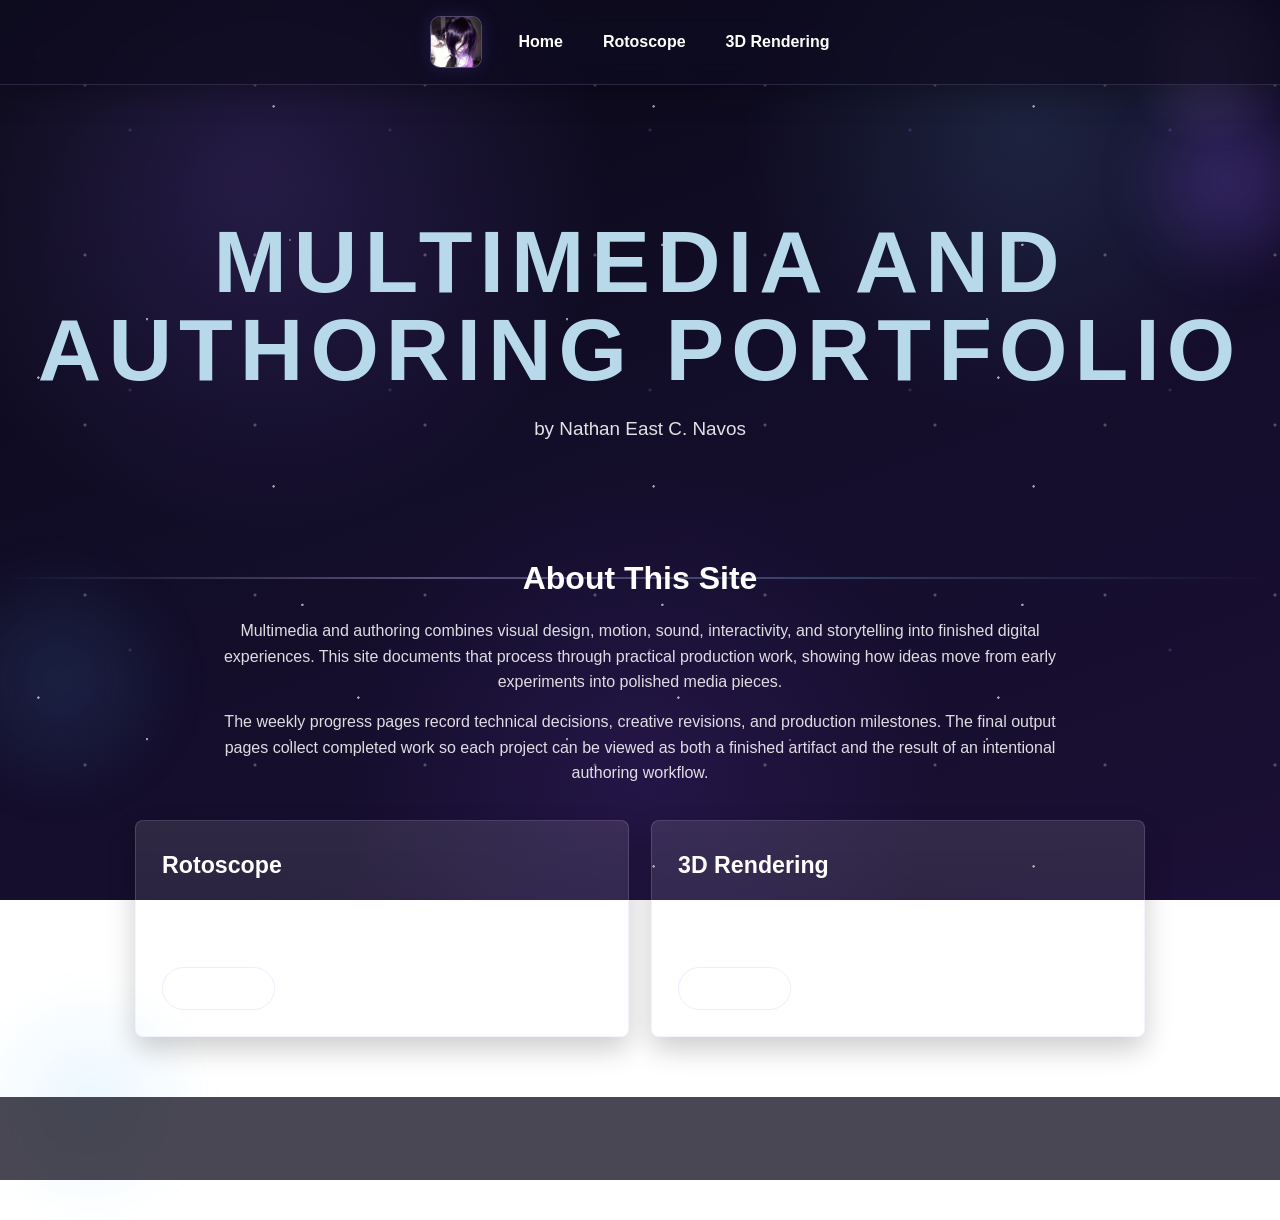
<file: index.html>
<!DOCTYPE html>
<html lang="en">
<head>
    <meta charset="UTF-8">
    <title>Multimedia and Authoring Projects</title>
    <link rel="stylesheet" href="style.css">
    <link rel="icon" type="image/jpg" href="Planet GIFs/favicon.jpg">
</head>
<body>
    <div class="space-layers"></div>
    <div class="shooting-star"></div>
    <div class="shooting-star star-2"></div>
    <div class="shooting-star star-3"></div>
    <nav class="navbar">
        <div class="nav-shell">
            <a class="site-logo-link" href="index.html" aria-label="Site logo">
                <img src="Planet GIFs/favicon.jpg" alt="Site logo placeholder">
            </a>
            <ul class="nav-links">
                <li><a href="index.html">Home</a></li>
                <li><a href="rotoscope-progress.html">Rotoscope</a></li>
                <li><a href="rendering-progress.html">3D Rendering</a></li>
            </ul>
        </div>
    </nav>

    <header class="hero-section">
        <h1 class="eyebrow">Multimedia and Authoring Portfolio</h1>
        <p class="hero-copy">by Nathan East C. Navos</p>
    </header>

    <main class="home-content">
        <section class="intro-panel">
            <h2>About This Site</h2>
            <p>
                Multimedia and authoring combines visual design, motion, sound, interactivity, and storytelling into finished digital experiences. This site documents that process through practical production work, showing how ideas move from early experiments into polished media pieces.
            </p>
            <p>
                The weekly progress pages record technical decisions, creative revisions, and production milestones. The final output pages collect completed work so each project can be viewed as both a finished artifact and the result of an intentional authoring workflow.
            </p>
        </section>

        <section class="project-grid" aria-label="Project areas">
            <article class="project-card">
                <h3>Rotoscope</h3>
                <p>Frame-by-frame visual work focused on masking, movement, clean edges, timing, and layered compositing.</p>
                <div class="card-actions">
                    <a href="rotoscope-progress.html">Project Page</a>
                </div>
            </article>

            <article class="project-card">
                <h3>3D Rendering</h3>
                <p>Digital scene development using modeling, lighting, materials, camera choices, and render refinement.</p>
                <div class="card-actions">
                    <a href="rendering-progress.html">Project Page</a>
                </div>
            </article>
        </section>
    </main>

    <footer class="site-footer">
        <div class="footer-inner">
            <p class="footer-title">Multimedia and Authoring</p>
            <p class="footer-text">Navos 2026</p>
        </div>
    </footer>
</body>
</html>
</file>
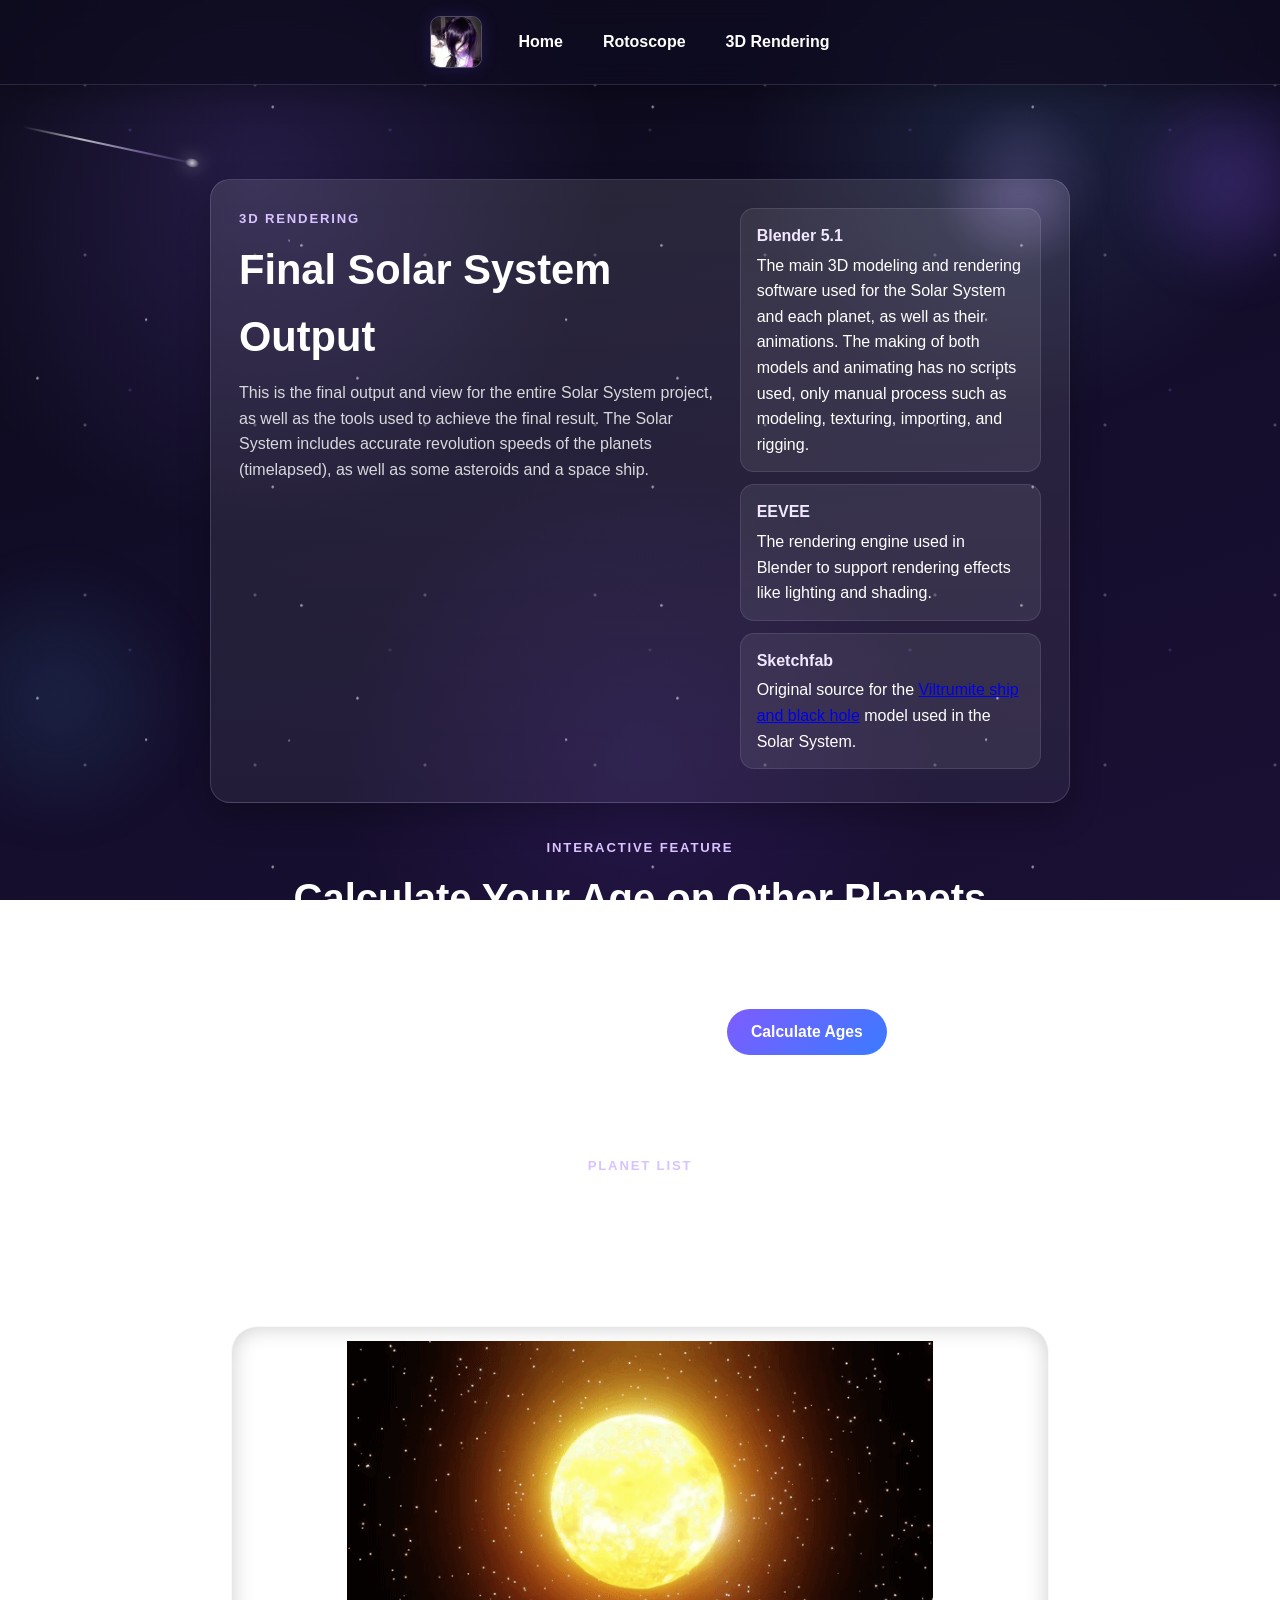
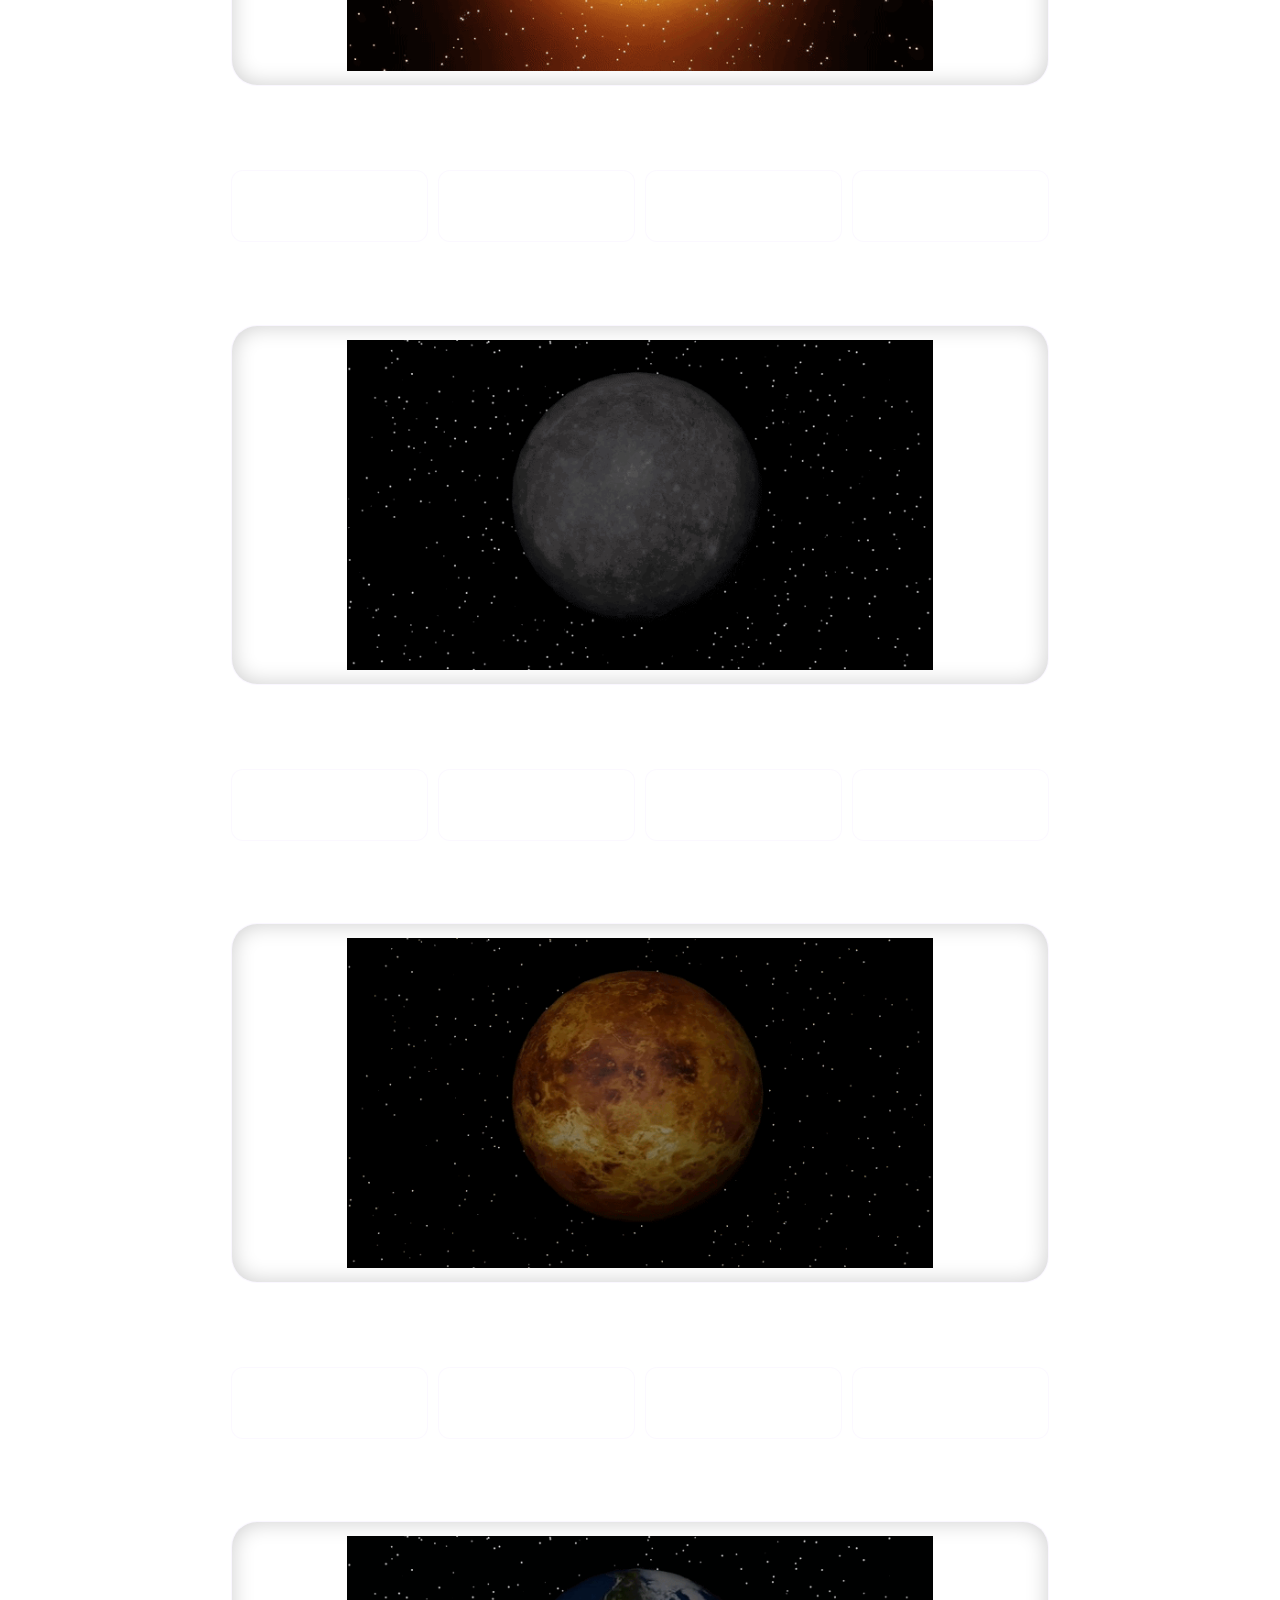
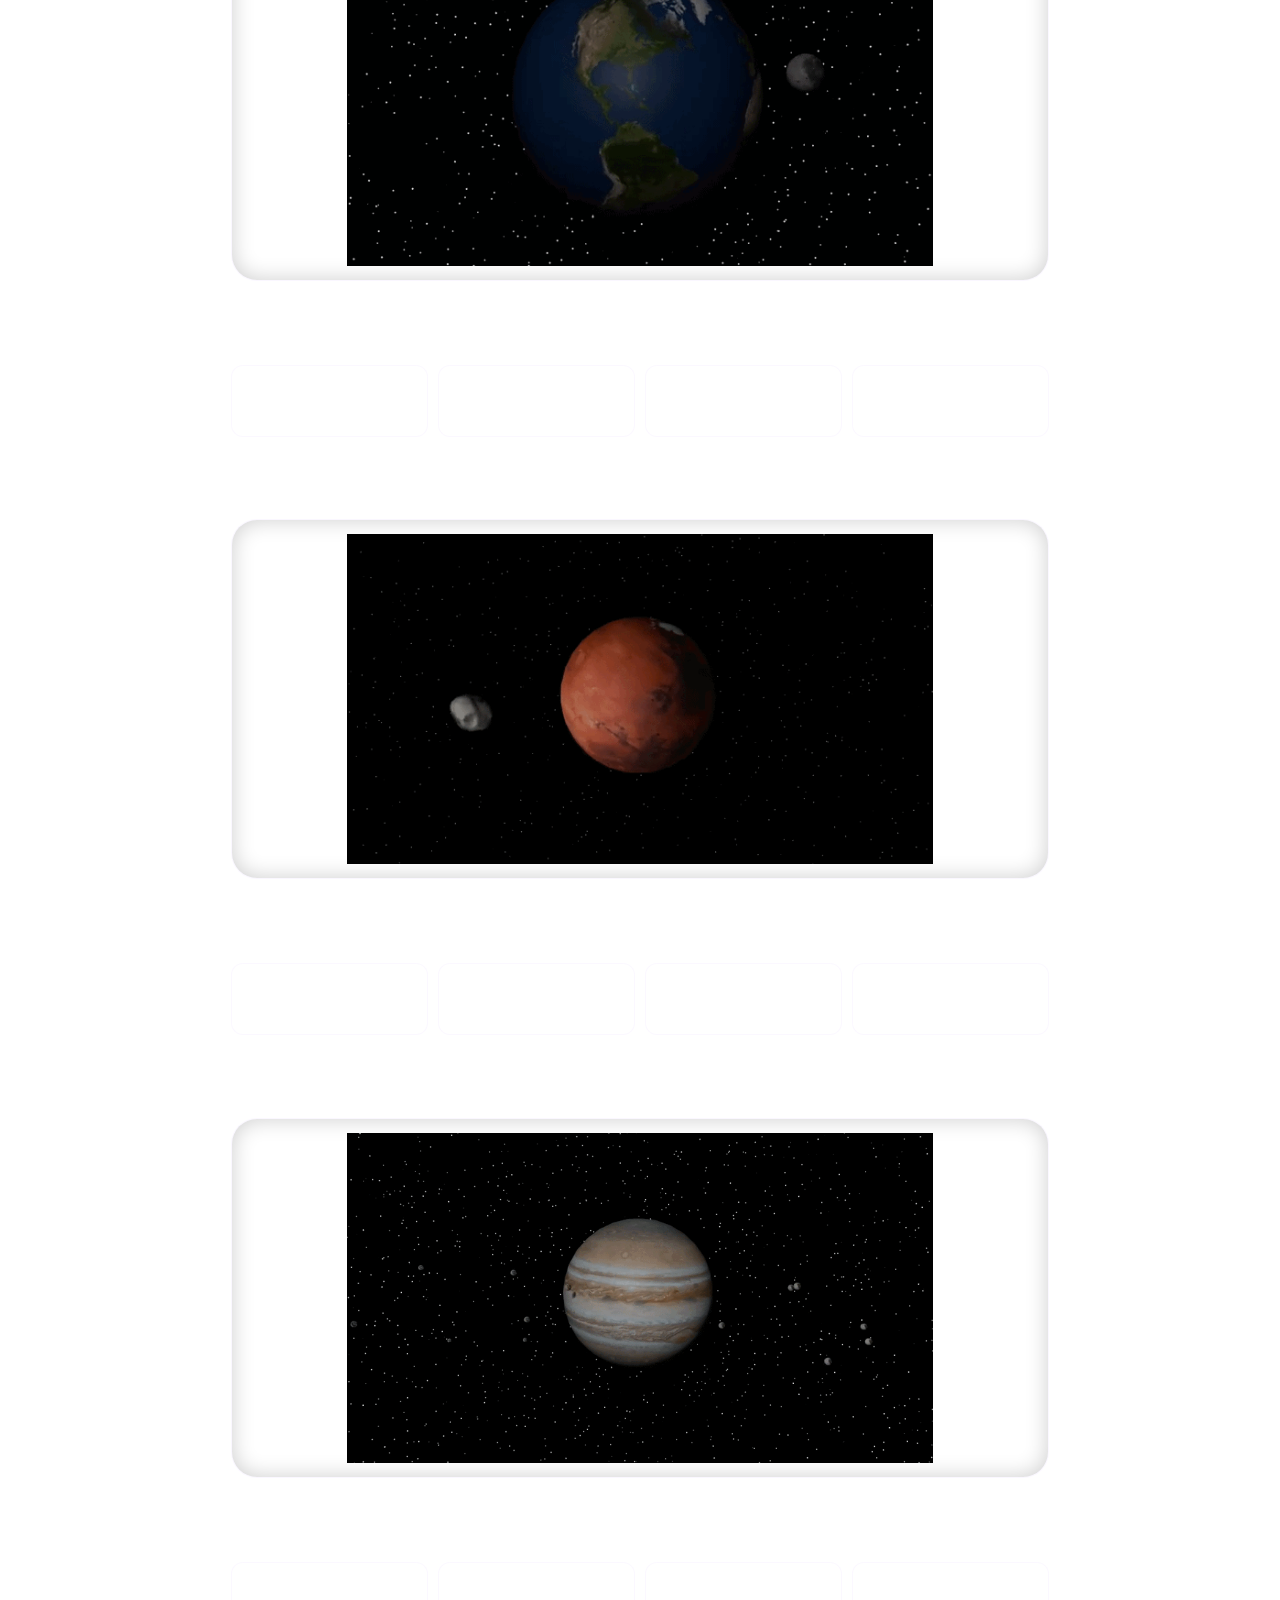
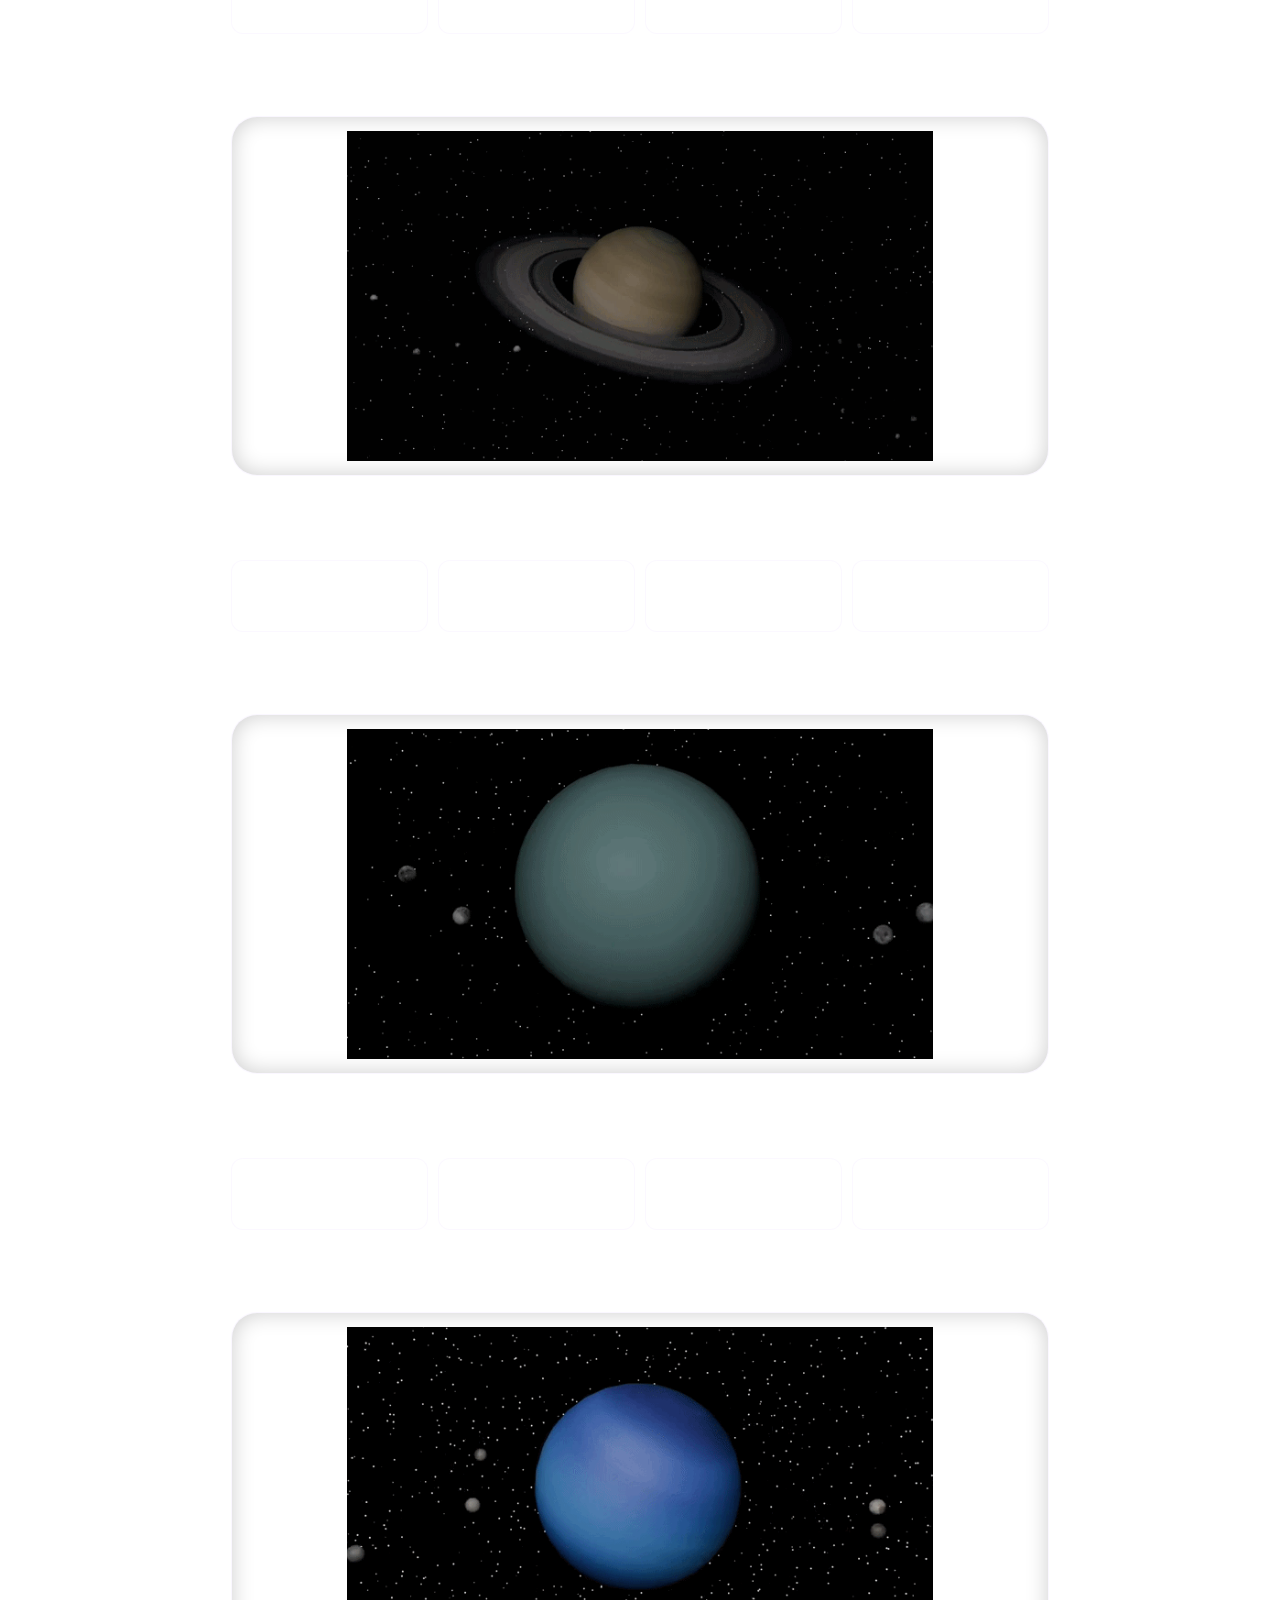
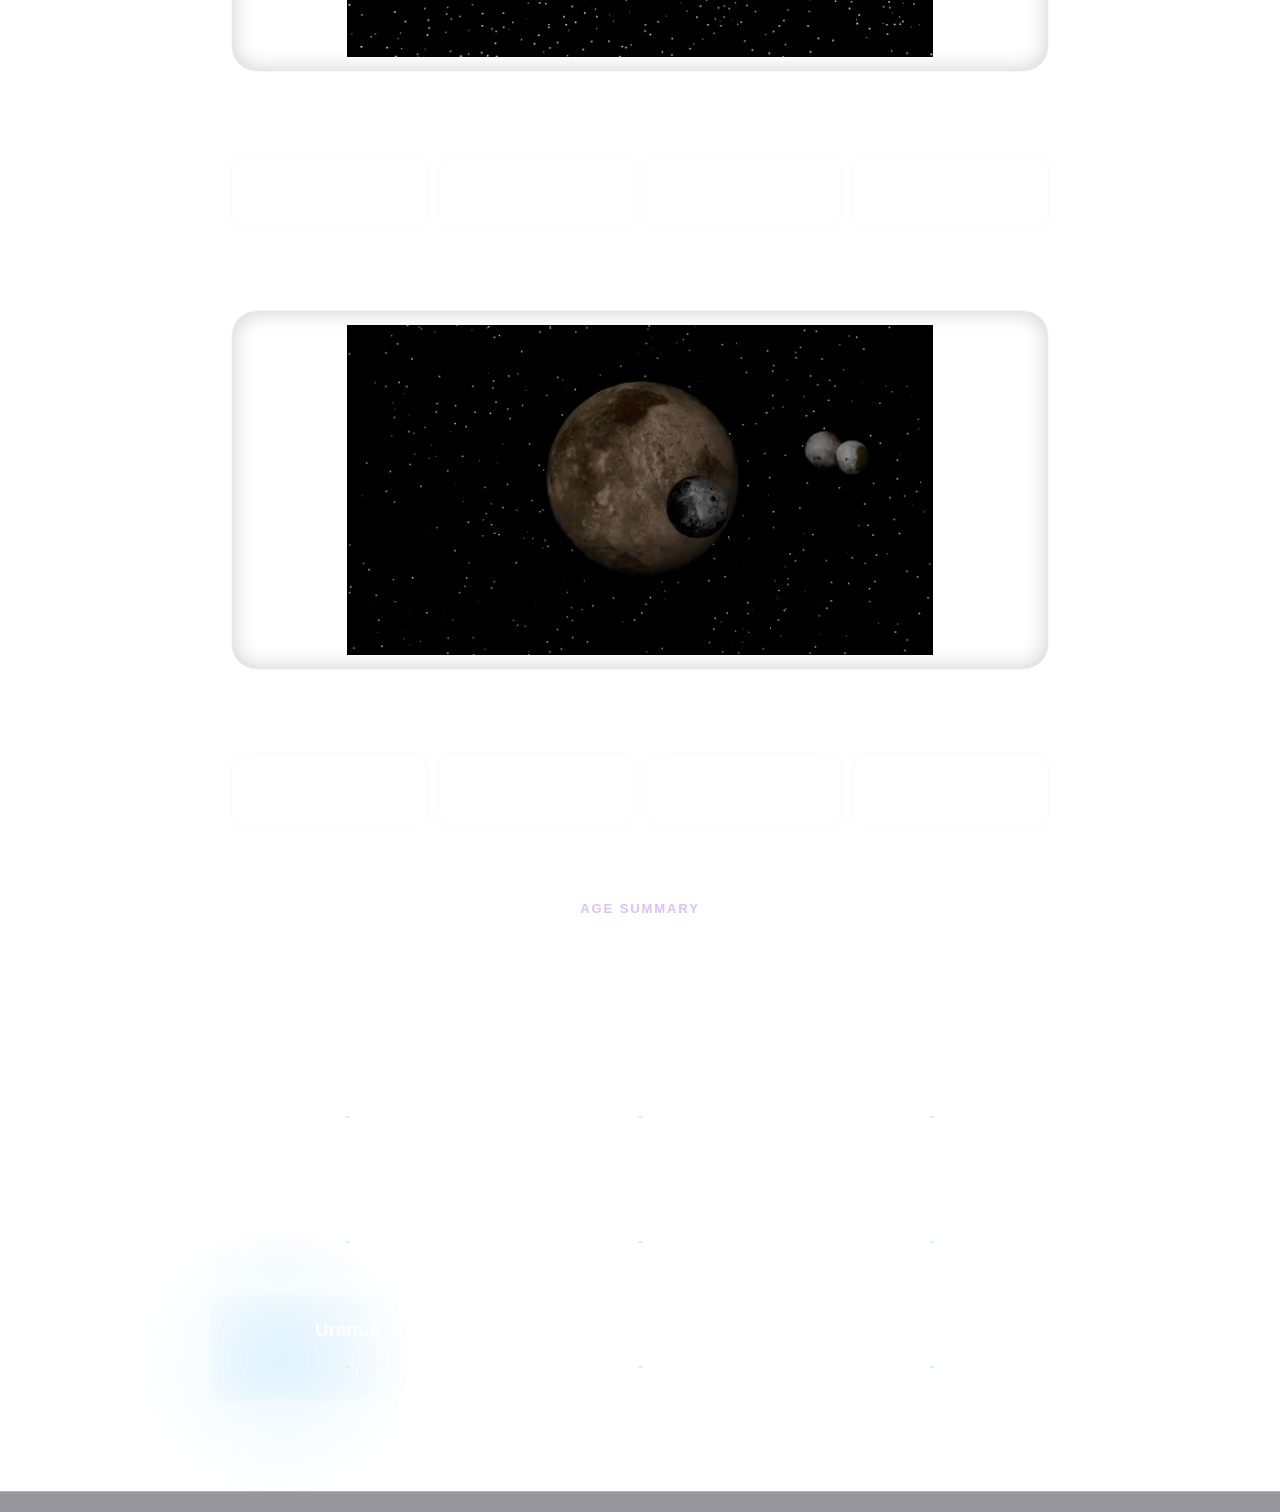
<file: rendering-final.html>
<!DOCTYPE html>
<html lang="en">
<head>
    <meta charset="UTF-8">
    <meta http-equiv="refresh" content="0; url=rendering-progress.html">
    <title>3D Rendering Project</title>
    <link rel="stylesheet" href="style.css">
    <link rel="icon" type="image/jpg" href="Planet GIFs/favicon.jpg">
</head>
<body>
    <div class="space-layers"></div>
    <div class="shooting-star"></div>
    <div class="shooting-star star-2"></div>
    <div class="shooting-star star-3"></div>
    <nav class="navbar">
        <div class="nav-shell">
            <a class="site-logo-link" href="index.html" aria-label="Site logo">
                <img src="Planet GIFs/favicon.jpg" alt="Site logo placeholder">
            </a>
            <ul class="nav-links">
                <li><a href="index.html">Home</a></li>
                <li><a href="rotoscope-progress.html">Rotoscope</a></li>
                <li><a href="rendering-progress.html">3D Rendering</a></li>
            </ul>
        </div>
    </nav>
    <main class="content-container">
        <div class="final-display">
            <h1>Redirecting to the combined 3D rendering project page...</h1>
            <p style="margin-top:20px;">If you are not redirected automatically, open <a href="rendering-progress.html">the new 3D page</a>.</p>
        </div>
    </main>
</body>
</html>
</file>
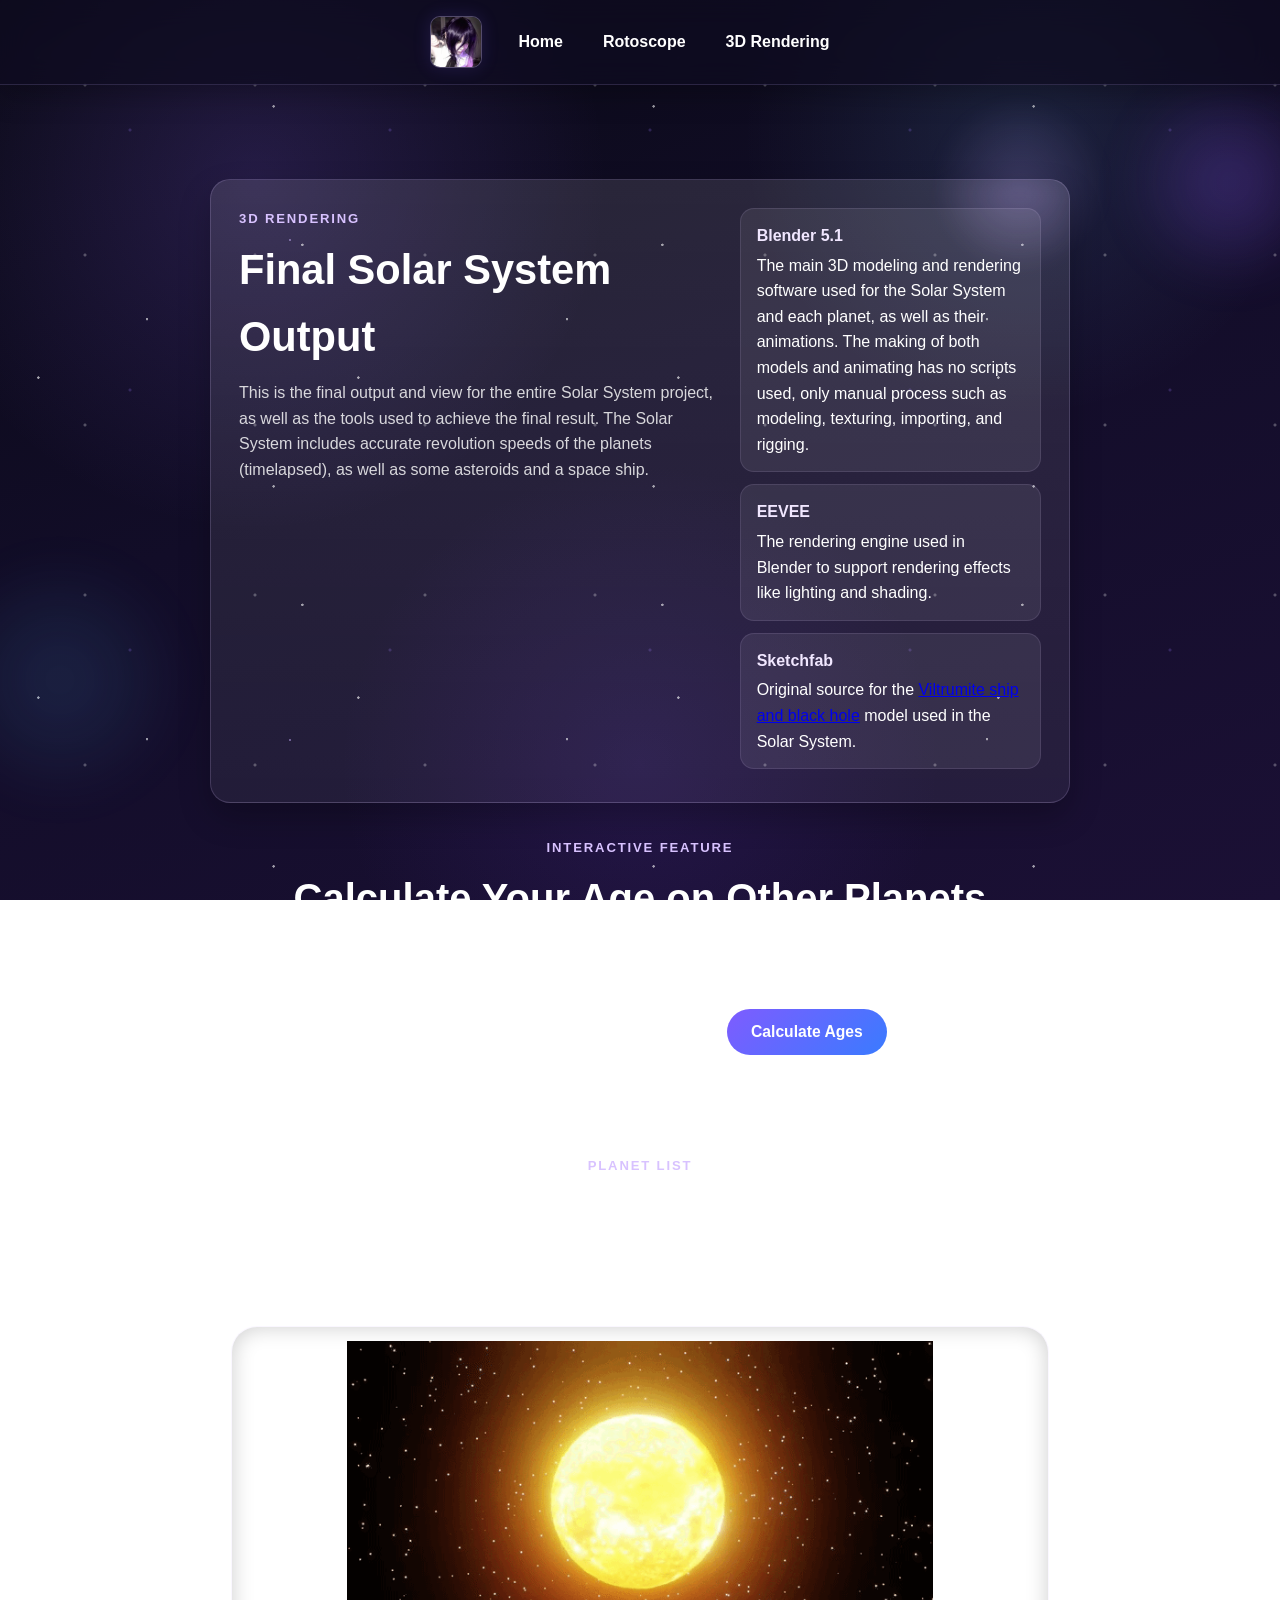
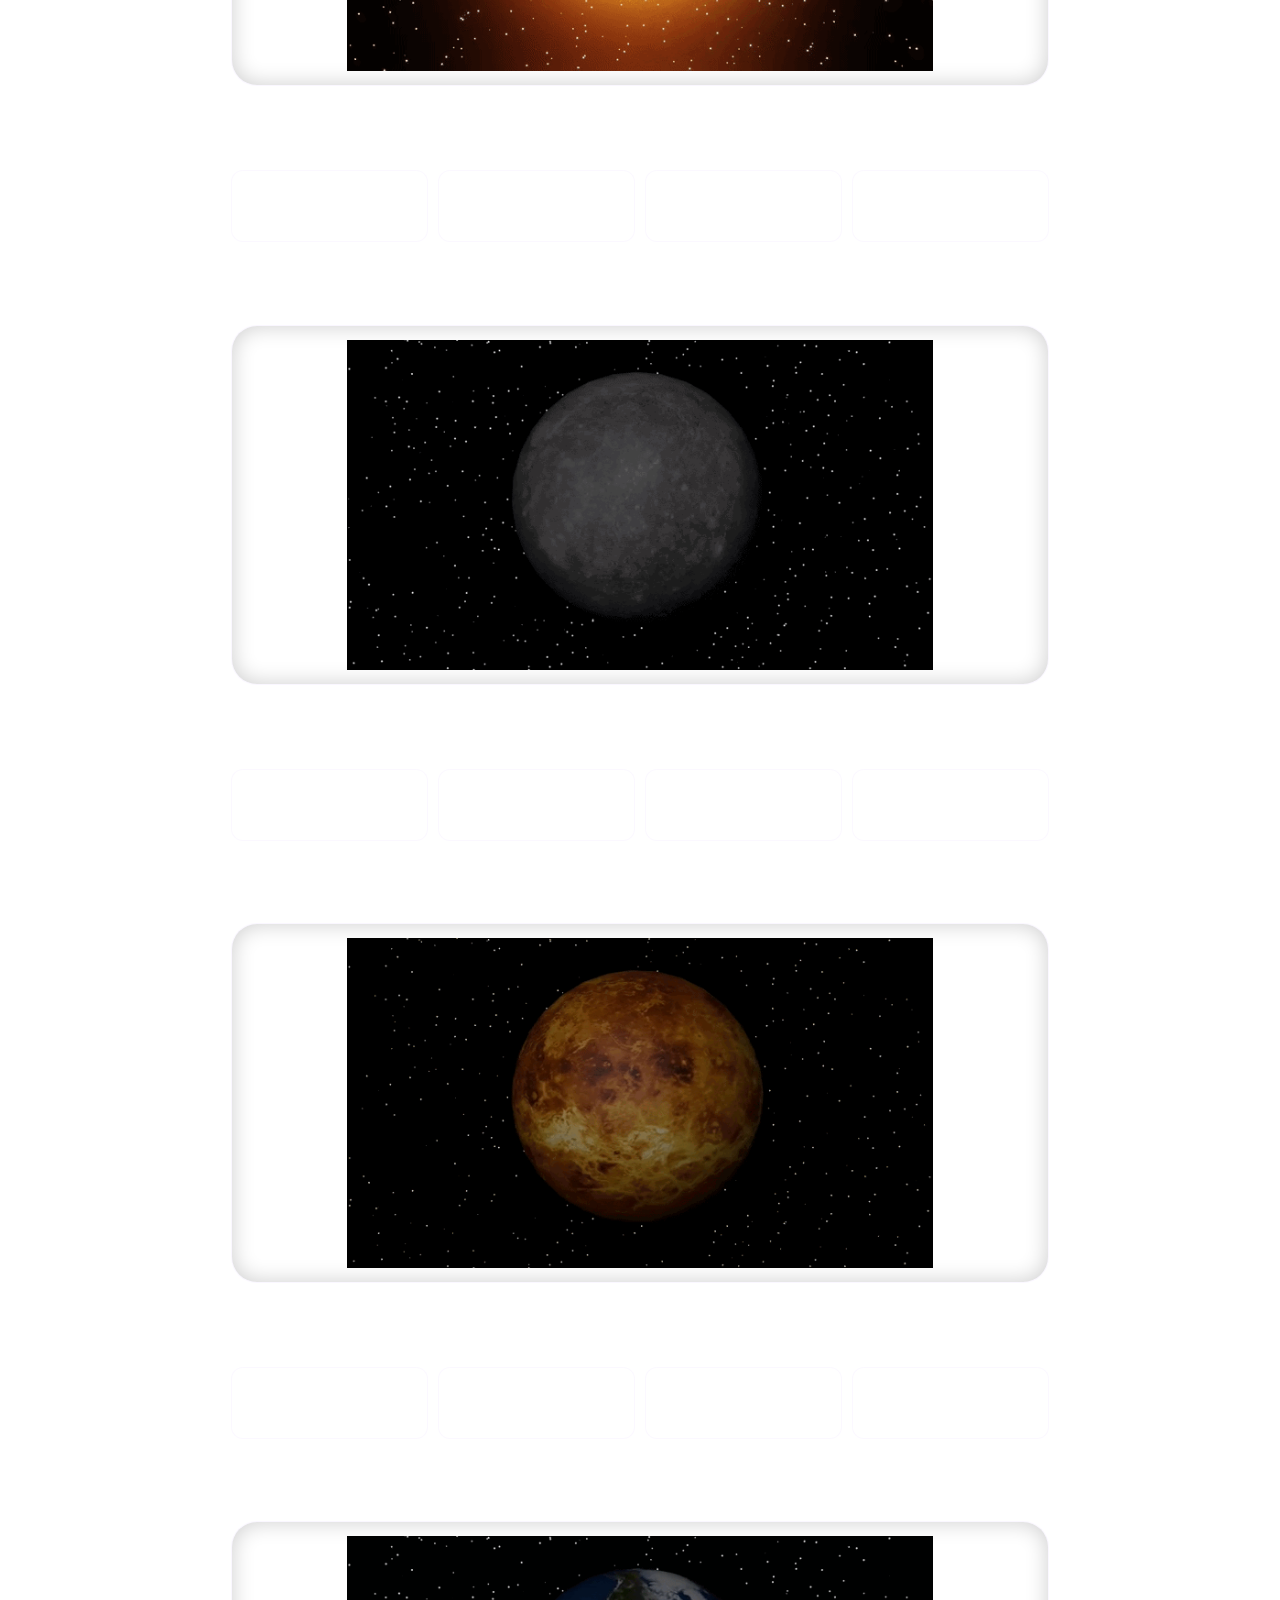
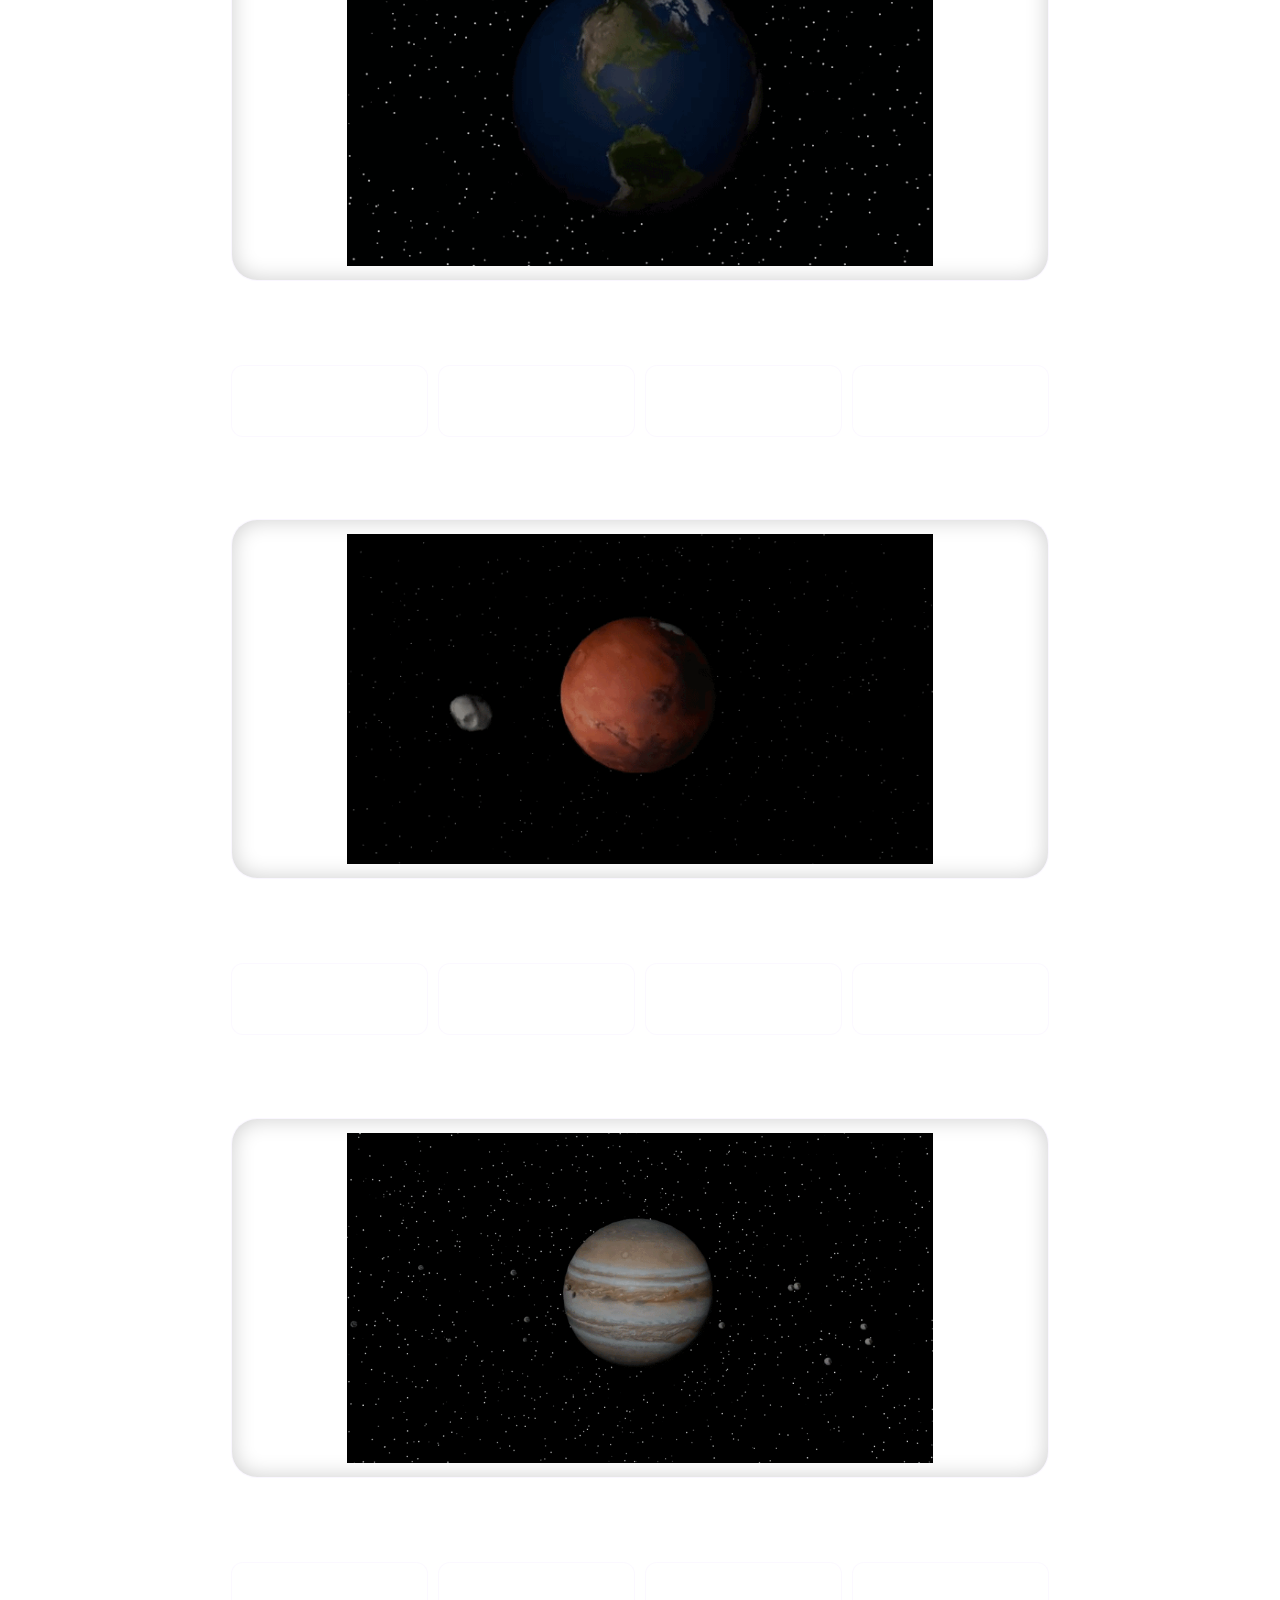
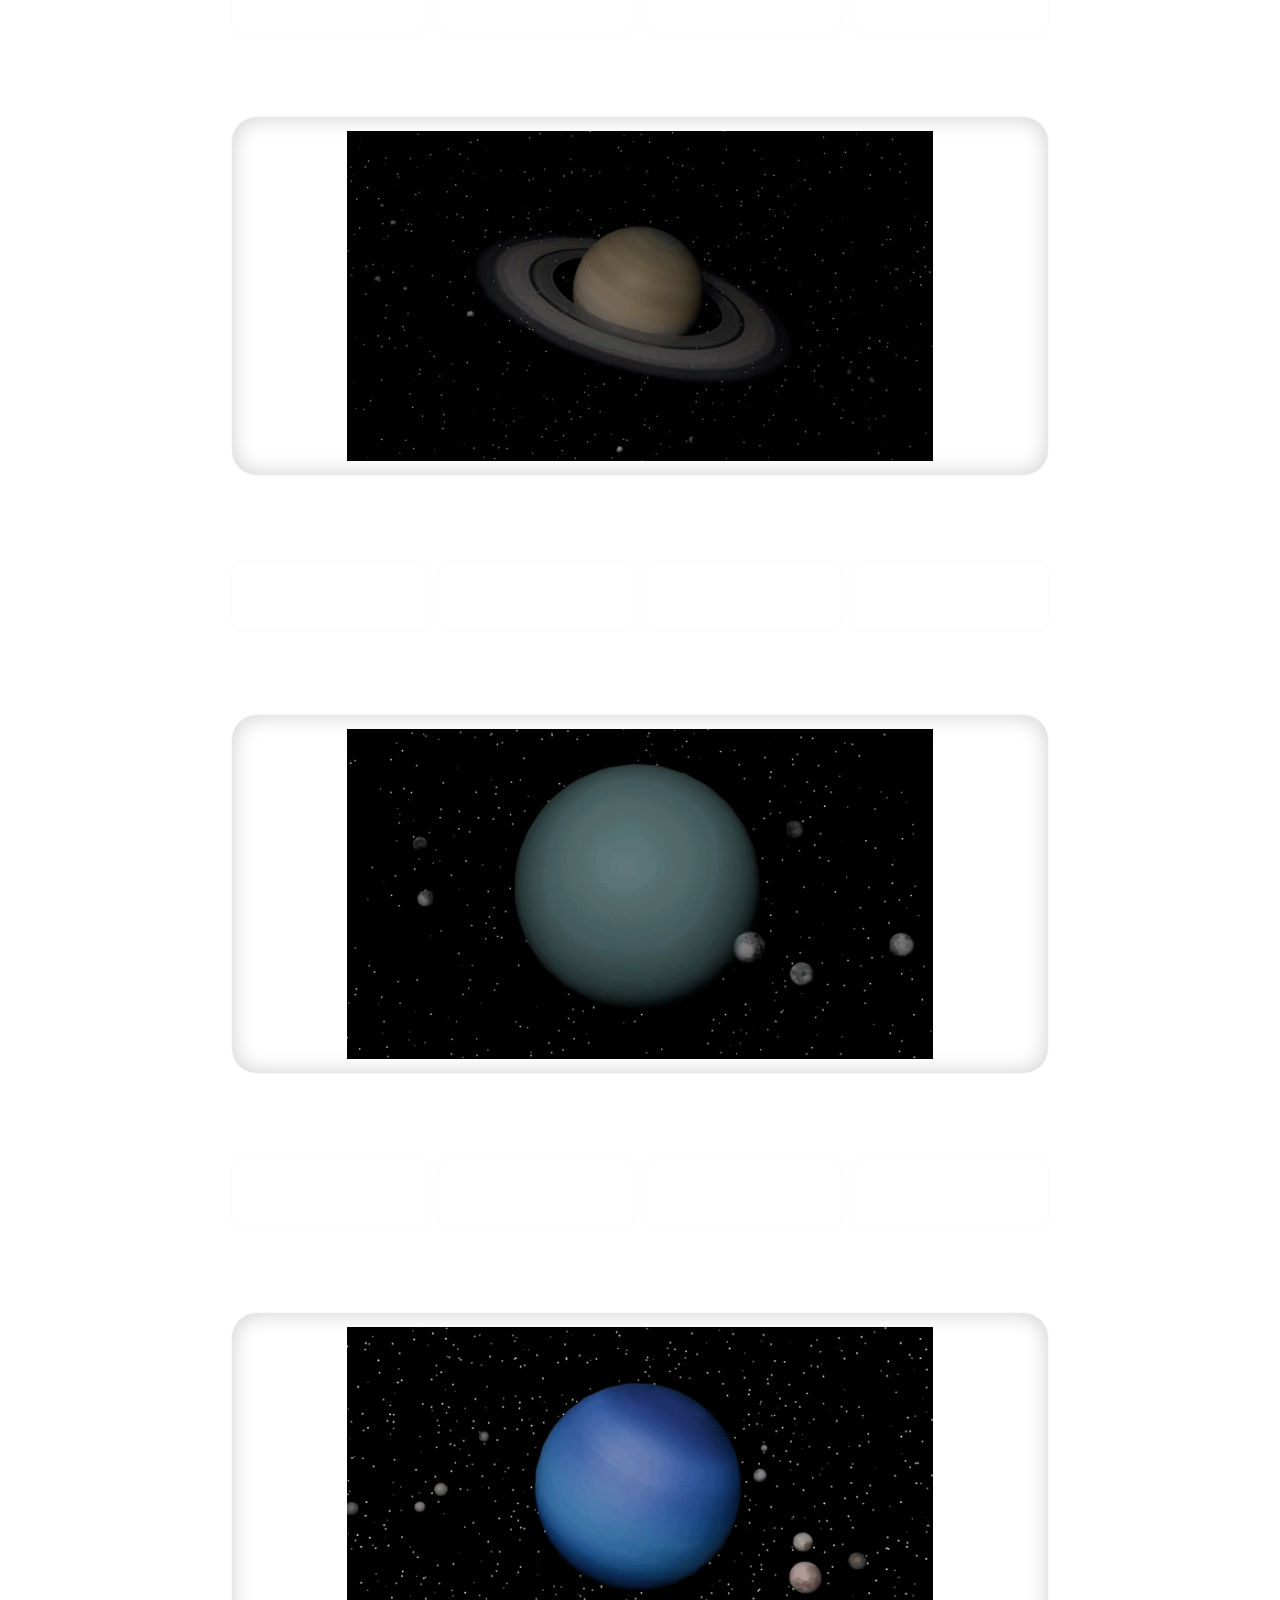
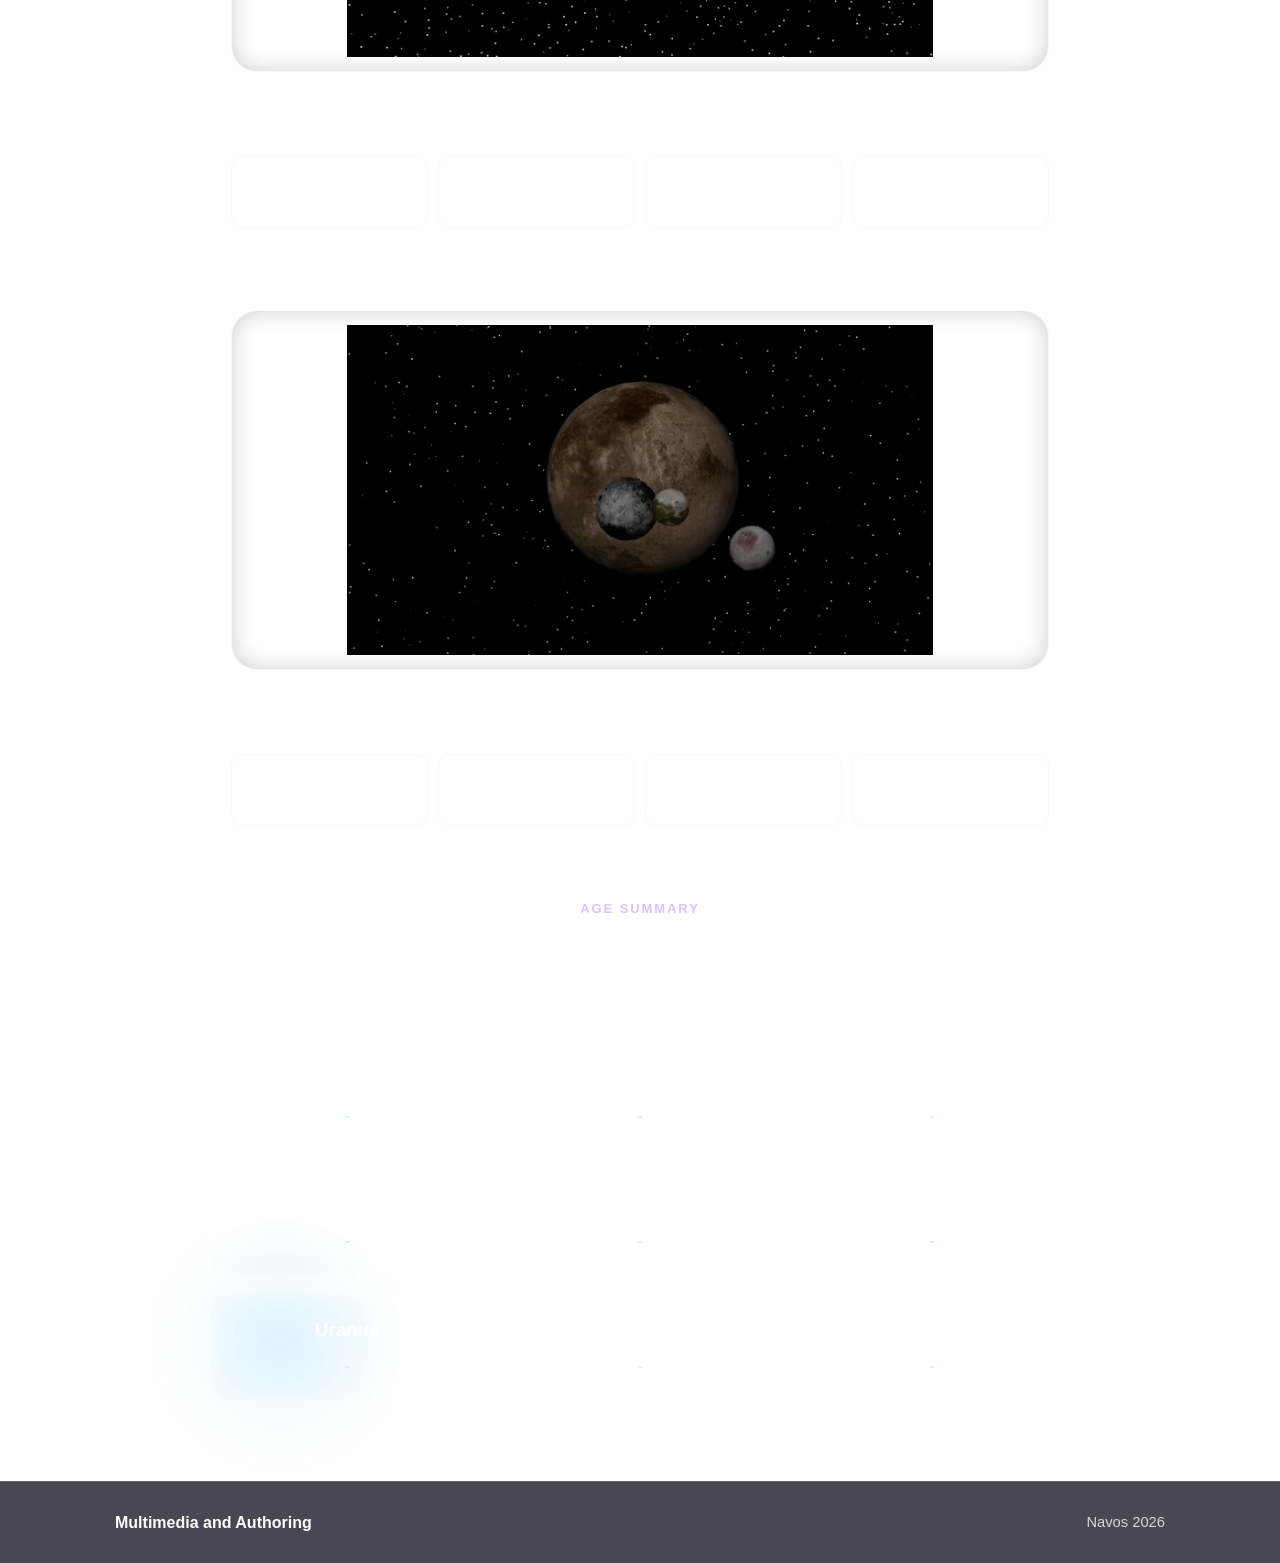
<file: rendering-progress.html>
<!DOCTYPE html>
<html lang="en">
<head>
    <meta charset="UTF-8">
    <title>3D Rendering Project</title>
    <link rel="stylesheet" href="style.css">
    <link rel="icon" type="image/jpg" href="Planet GIFs/favicon.jpg">
</head>
<body>
    <div class="space-layers"></div>
    <div class="shooting-star"></div>
    <div class="shooting-star star-2"></div>
    <div class="shooting-star star-3"></div>
    <nav class="navbar">
        <div class="nav-shell">
            <a class="site-logo-link" href="index.html" aria-label="Site logo">
                <img src="Planet GIFs/favicon.jpg" alt="Site logo placeholder">
            </a>
            <ul class="nav-links">
                <li><a href="index.html">Home</a></li>
                <li><a href="rotoscope-progress.html">Rotoscope</a></li>
                <li><a href="rendering-progress.html">3D Rendering</a></li>
            </ul>
        </div>
    </nav>

    <main class="content-container">
        <section class="feature-panel project-section">
            <div class="feature-grid">
                <div>
                    <p class="section-label">3D Rendering</p>
                    <h1 class="section-title">Final Solar System Output</h1>
                    <p class="section-copy">
                        This is the final output and view for the entire Solar System project, as well as the tools used to achieve the final result. The Solar System includes accurate revolution speeds of the planets (timelapsed), as well as some asteroids and a space ship.
                    </p>

                    <div class="main-video-wrap">
                        <div class="video-container">
                            <iframe src="https://www.youtube.com/embed/ptOykKAbfA0" title="3D rendering final video" frameborder="0" allow="accelerometer; autoplay; clipboard-write; encrypted-media; gyroscope; picture-in-picture; web-share" allowfullscreen></iframe>
                        </div>
                    </div>
                </div>

                <aside class="detail-list" aria-label="Project details">
                    <div class="detail-item">
                        <strong>Blender 5.1</strong>
                        <span>The main 3D modeling and rendering software used for the Solar System and each planet, as well as their animations. The making of both models and animating has no scripts used, only manual process such as modeling, texturing, importing, and rigging.</span>
                    </div>
                    <div class="detail-item">
                        <strong>EEVEE</strong>
                        <span>The rendering engine used in Blender to support rendering effects like lighting and shading.</span>
                    </div>
                    <div class="detail-item">
                        <strong>Sketchfab</strong>
                        <span>Original source for the <a href="https://sketchfab.com/3d-models">Viltrumite ship and black hole</a> model used in the Solar System.</span>
                    </div>
                </aside>
            </div>
        </section>

        <section class="planet-calculator-section">
            <div class="section-heading">
                <p class="section-label">Interactive Feature</p>
                <h2>Calculate Your Age on Other Planets</h2>
                <p>Enter your Earth age and the page will show your equivalent age across the solar system.</p>
            </div>

            <div class="age-calculator-panel">
                <label class="sr-only" for="earthAge">Enter your Earth age</label>
                <div class="calculator-controls">
                    <input type="number" id="earthAge" min="0" step="0.1" placeholder="Enter your Earth age">
                    <button type="button" class="primary-button" onclick="calculatePlanetAges()">Calculate Ages</button>
                </div>
                <p class="calculator-note">The conversion uses each planet's orbital period relative to Earth.</p>
            </div>
        </section>

        <section class="planet-showcase-section">
            <div class="section-heading">
                <p class="section-label">Planet List</p>
                <h2>Planet Renders Showcase</h2>
                <p>List of all planets within the Solar System as well as their 3D renders and information (including the sun).</p>
            </div>

            <div class="planet-calculator-panel">
                <article class="planet-card planet-row">
                    <div class="planet-row-media"><img src="Planet GIFs/sun.gif" alt="Sun animated GIF"></div>
                    <div>
                        <h3>Sun</h3>
                        <p>The star at the center of the solar system, powering every planet around it.</p>
                        <div class="planet-facts">
                            <div class="planet-fact"><span>Gravity</span><strong>274 m/s2</strong></div>
                            <div class="planet-fact"><span>Diameter</span><strong>1,392,700 km</strong></div>
                            <div class="planet-fact"><span>Temperature</span><strong>5,500 C</strong></div>
                            <div class="planet-fact"><span>Age Result</span><strong>Not calculated</strong></div>
                        </div>
                    </div>
                </article>

                <article class="planet-card planet-row">
                    <div class="planet-row-media"><img src="Planet GIFs/mercury.gif" alt="Mercury animated GIF"></div>
                    <div>
                        <h3>Mercury</h3>
                        <p>Closest to the Sun, small, rocky, and covered with craters. It has zero moons as of now.</p>
                        <div class="planet-facts">
                            <div class="planet-fact"><span>Gravity</span><strong>3.7 m/s2</strong></div>
                            <div class="planet-fact"><span>Diameter</span><strong>4,879 km</strong></div>
                            <div class="planet-fact"><span>Temperature</span><strong>-173 C to 427 C</strong></div>
                            <div class="planet-fact"><span>Age Result</span><strong id="mercury-age-display">Enter your age above</strong></div>
                        </div>
                    </div>
                </article>

                <article class="planet-card planet-row">
                    <div class="planet-row-media"><img src="Planet GIFs/venus.gif" alt="Venus animated GIF"></div>
                    <div>
                        <h3>Venus</h3>
                        <p>A bright, thick-clouded world with a runaway greenhouse effect. Just like Mercury, it has no moons.</p>
                        <div class="planet-facts">
                            <div class="planet-fact"><span>Gravity</span><strong>8.87 m/s2</strong></div>
                            <div class="planet-fact"><span>Diameter</span><strong>12,104 km</strong></div>
                            <div class="planet-fact"><span>Temperature</span><strong>465 C</strong></div>
                            <div class="planet-fact"><span>Age Result</span><strong id="venus-age-display">Enter your age above</strong></div>
                        </div>
                    </div>
                </article>

                <article class="planet-card planet-row">
                    <div class="planet-row-media"><img src="Planet GIFs/earthwmoon.gif" alt="Earth animated GIF"></div>
                    <div>
                        <h3>Earth</h3>
                        <p>The home world, with liquid water, atmosphere, and life. It has one moon, simply called "moon".</p>
                        <div class="planet-facts">
                            <div class="planet-fact"><span>Gravity</span><strong>9.81 m/s2</strong></div>
                            <div class="planet-fact"><span>Diameter</span><strong>12,742 km</strong></div>
                            <div class="planet-fact"><span>Temperature</span><strong>-89 C to 58 C</strong></div>
                            <div class="planet-fact"><span>Age Result</span><strong id="earth-age-display">Enter your age above</strong></div>
                        </div>
                    </div>
                </article>

                <article class="planet-card planet-row">
                    <div class="planet-row-media"><img src="Planet GIFs/marswmoon.gif" alt="Mars animated GIF"></div>
                    <div>
                        <h3>Mars</h3>
                        <p>The red planet, dusty and cold with giant valleys and craters. It has two small moons, Phobos and Deimos.</p>
                        <div class="planet-facts">
                            <div class="planet-fact"><span>Gravity</span><strong>3.71 m/s2</strong></div>
                            <div class="planet-fact"><span>Diameter</span><strong>6,779 km</strong></div>
                            <div class="planet-fact"><span>Temperature</span><strong>-125 C to 20 C</strong></div>
                            <div class="planet-fact"><span>Age Result</span><strong id="mars-age-display">Enter your age above</strong></div>
                        </div>
                    </div>
                </article>

                <article class="planet-card planet-row">
                    <div class="planet-row-media"><img src="Planet GIFs/jupiterwmoon.gif" alt="Jupiter animated GIF"></div>
                    <div>
                        <h3>Jupiter</h3>
                        <p>The largest planet, known for its storms, stripes, and giant presence. It has about 95 moons, 79 of which are known.</p>
                        <div class="planet-facts">
                            <div class="planet-fact"><span>Gravity</span><strong>24.79 m/s2</strong></div>
                            <div class="planet-fact"><span>Diameter</span><strong>139,820 km</strong></div>
                            <div class="planet-fact"><span>Temperature</span><strong>-108 C</strong></div>
                            <div class="planet-fact"><span>Age Result</span><strong id="jupiter-age-display">Enter your age above</strong></div>
                        </div>
                    </div>
                </article>

                <article class="planet-card planet-row">
                    <div class="planet-row-media"><img src="Planet GIFs/saturnwmoon.gif" alt="Saturn animated GIF"></div>
                    <div>
                        <h3>Saturn</h3>
                        <p>Famous for its rings and soft golden atmosphere. It has at least 247 moons and still counting today.</p>
                        <div class="planet-facts">
                            <div class="planet-fact"><span>Gravity</span><strong>10.44 m/s2</strong></div>
                            <div class="planet-fact"><span>Diameter</span><strong>116,460 km</strong></div>
                            <div class="planet-fact"><span>Temperature</span><strong>-139 C</strong></div>
                            <div class="planet-fact"><span>Age Result</span><strong id="saturn-age-display">Enter your age above</strong></div>
                        </div>
                    </div>
                </article>

                <article class="planet-card planet-row">
                    <div class="planet-row-media"><img src="Planet GIFs/uranuswmoon.gif" alt="Uranus animated GIF"></div>
                    <div>
                        <h3>Uranus</h3>
                        <p>An icy blue-green giant tilted dramatically on its side. It has 27 known moons.</p>
                        <div class="planet-facts">
                            <div class="planet-fact"><span>Gravity</span><strong>8.69 m/s2</strong></div>
                            <div class="planet-fact"><span>Diameter</span><strong>50,724 km</strong></div>
                            <div class="planet-fact"><span>Temperature</span><strong>-197 C</strong></div>
                            <div class="planet-fact"><span>Age Result</span><strong id="uranus-age-display">Enter your age above</strong></div>
                        </div>
                    </div>
                </article>

                <article class="planet-card planet-row">
                    <div class="planet-row-media"><img src="Planet GIFs/neptunewmoon.gif" alt="Neptune animated GIF"></div>
                    <div>
                        <h3>Neptune</h3>
                        <p>Dark blue, cold, and far away with fast winds and a deep atmosphere. It has 14 known moons.</p>
                        <div class="planet-facts">
                            <div class="planet-fact"><span>Gravity</span><strong>11.15 m/s2</strong></div>
                            <div class="planet-fact"><span>Diameter</span><strong>49,244 km</strong></div>
                            <div class="planet-fact"><span>Temperature</span><strong>-201 C</strong></div>
                            <div class="planet-fact"><span>Age Result</span><strong id="neptune-age-display">Enter your age above</strong></div>
                        </div>
                    </div>
                </article>

                <article class="planet-card planet-row">
                    <div class="planet-row-media"><img src="Planet GIFs/pluto.gif" alt="Pluto animated GIF"></div>
                    <div>
                        <h3>Pluto</h3>
                        <p>A distant dwarf planet in the Kuiper Belt with a rocky core and icy surface. It has 3 moons.</p>
                        <div class="planet-facts">
                            <div class="planet-fact"><span>Gravity</span><strong>0.62 m/s2</strong></div>
                            <div class="planet-fact"><span>Diameter</span><strong>2,377 km</strong></div>
                            <div class="planet-fact"><span>Temperature</span><strong>-229 C</strong></div>
                            <div class="planet-fact"><span>Age Result</span><strong id="pluto-age-display">Enter your age above</strong></div>
                        </div>
                    </div>
                </article>

            </div>
        </section>

        <section class="age-summary-section">
            <div class="section-heading">
                <p class="section-label">Age Summary</p>
                <h2>Calculation Results</h2>
                <p>The results below update alongside the planet rows.</p>
            </div>

            <div class="summary-grid">
                <div class="summary-card"><h3>Mercury</h3><p id="mercury-age">-</p></div>
                <div class="summary-card"><h3>Venus</h3><p id="venus-age">-</p></div>
                <div class="summary-card"><h3>Earth</h3><p id="earth-age">-</p></div>
                <div class="summary-card"><h3>Mars</h3><p id="mars-age">-</p></div>
                <div class="summary-card"><h3>Jupiter</h3><p id="jupiter-age">-</p></div>
                <div class="summary-card"><h3>Saturn</h3><p id="saturn-age">-</p></div>
                <div class="summary-card"><h3>Uranus</h3><p id="uranus-age">-</p></div>
                <div class="summary-card"><h3>Neptune</h3><p id="neptune-age">-</p></div>
                <div class="summary-card"><h3>Pluto</h3><p id="pluto-age">-</p></div>
            </div>
        </section>
    </main>

    <script>
        const planetOrbitalPeriods = {
            mercury: 0.24,
            venus: 0.62,
            earth: 1,
            mars: 1.88,
            jupiter: 11.86,
            saturn: 29.46,
            uranus: 84.01,
            neptune: 164.8,
            pluto: 248.0
        };

        function calculatePlanetAges() {
            const earthAge = parseFloat(document.getElementById("earthAge").value);

            if (isNaN(earthAge) || earthAge <= 0) {
                alert("Please enter a valid age as a positive number.");
                return;
            }

            for (const planet in planetOrbitalPeriods) {
                const age = (earthAge / planetOrbitalPeriods[planet]).toFixed(2);
                const showcaseElement = document.getElementById(`${planet}-age-display`);
                const summaryElement = document.getElementById(`${planet}-age`);

                if (showcaseElement) {
                    showcaseElement.textContent = `${age} years old`;
                }

                if (summaryElement) {
                    summaryElement.textContent = `${age} years old`;
                }
            }
        }
    </script>

    <footer class="site-footer">
        <div class="footer-inner">
            <p class="footer-title">Multimedia and Authoring</p>
            <p class="footer-text">Navos 2026</p>
        </div>
    </footer>
</body>
</html>
</file>
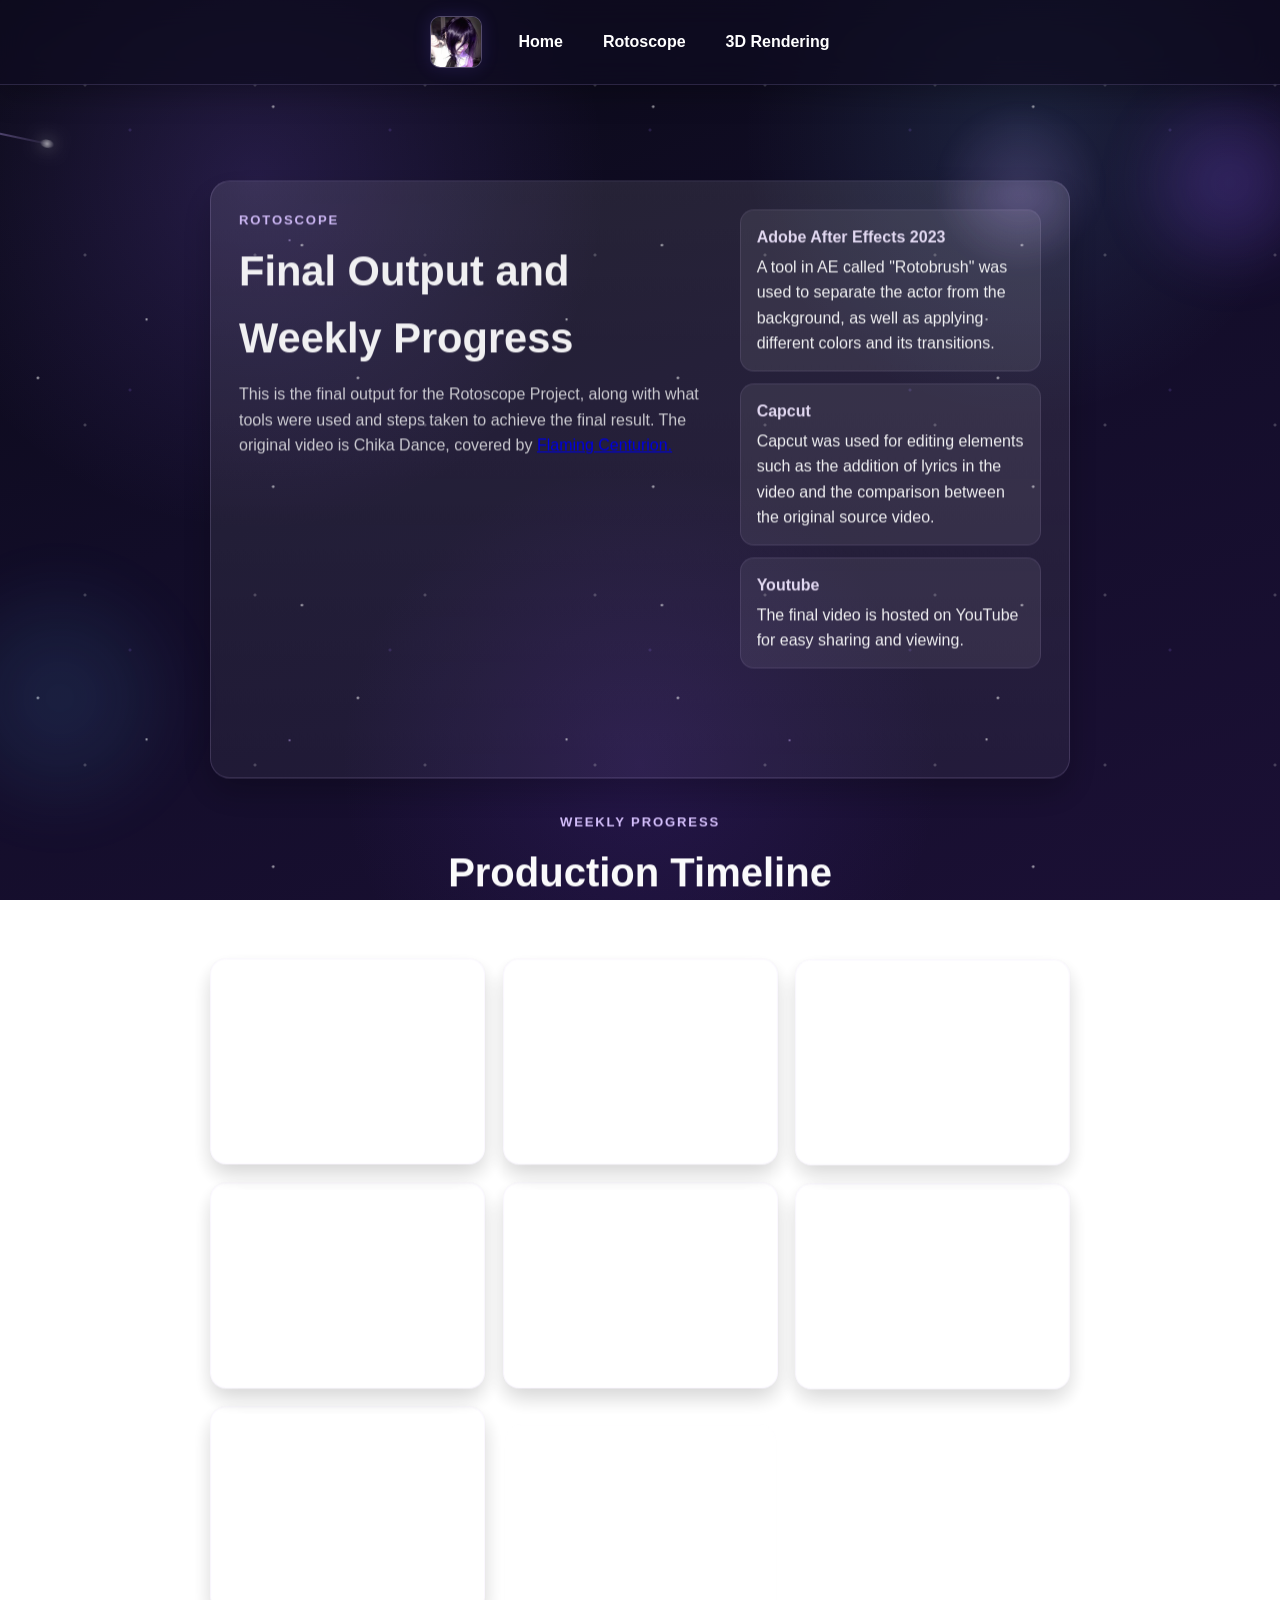
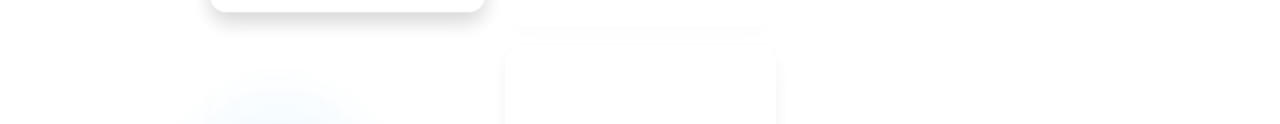
<file: rotoscope-final.html>
<!DOCTYPE html>
<html lang="en">
<head>
    <meta charset="UTF-8">
    <meta http-equiv="refresh" content="0; url=rotoscope-progress.html">
    <title>Rotoscope Project</title>
    <link rel="stylesheet" href="style.css">
    <link rel="icon" type="image/jpg" href="Planet GIFs/favicon.jpg">
</head>
<body>
    <div class="space-layers"></div>
    <div class="shooting-star"></div>
    <div class="shooting-star star-2"></div>
    <div class="shooting-star star-3"></div>
    <nav class="navbar">
        <div class="nav-shell">
            <a class="site-logo-link" href="index.html" aria-label="Site logo">
                <img src="Planet GIFs/favicon.jpg" alt="Site logo placeholder">
            </a>
            <ul class="nav-links">
                <li><a href="index.html">Home</a></li>
                <li><a href="rotoscope-progress.html">Rotoscope</a></li>
                <li><a href="rendering-progress.html">3D Rendering</a></li>
            </ul>
        </div>
    </nav>
    <main class="content-container">
        <div class="final-display">
            <h1>Redirecting to the combined Rotoscope project page...</h1>
            <p style="margin-top:20px;">If you are not redirected automatically, open <a href="rotoscope-progress.html">the new rotoscope page</a>.</p>
        </div>
    </main>
</body>
</html>
</file>
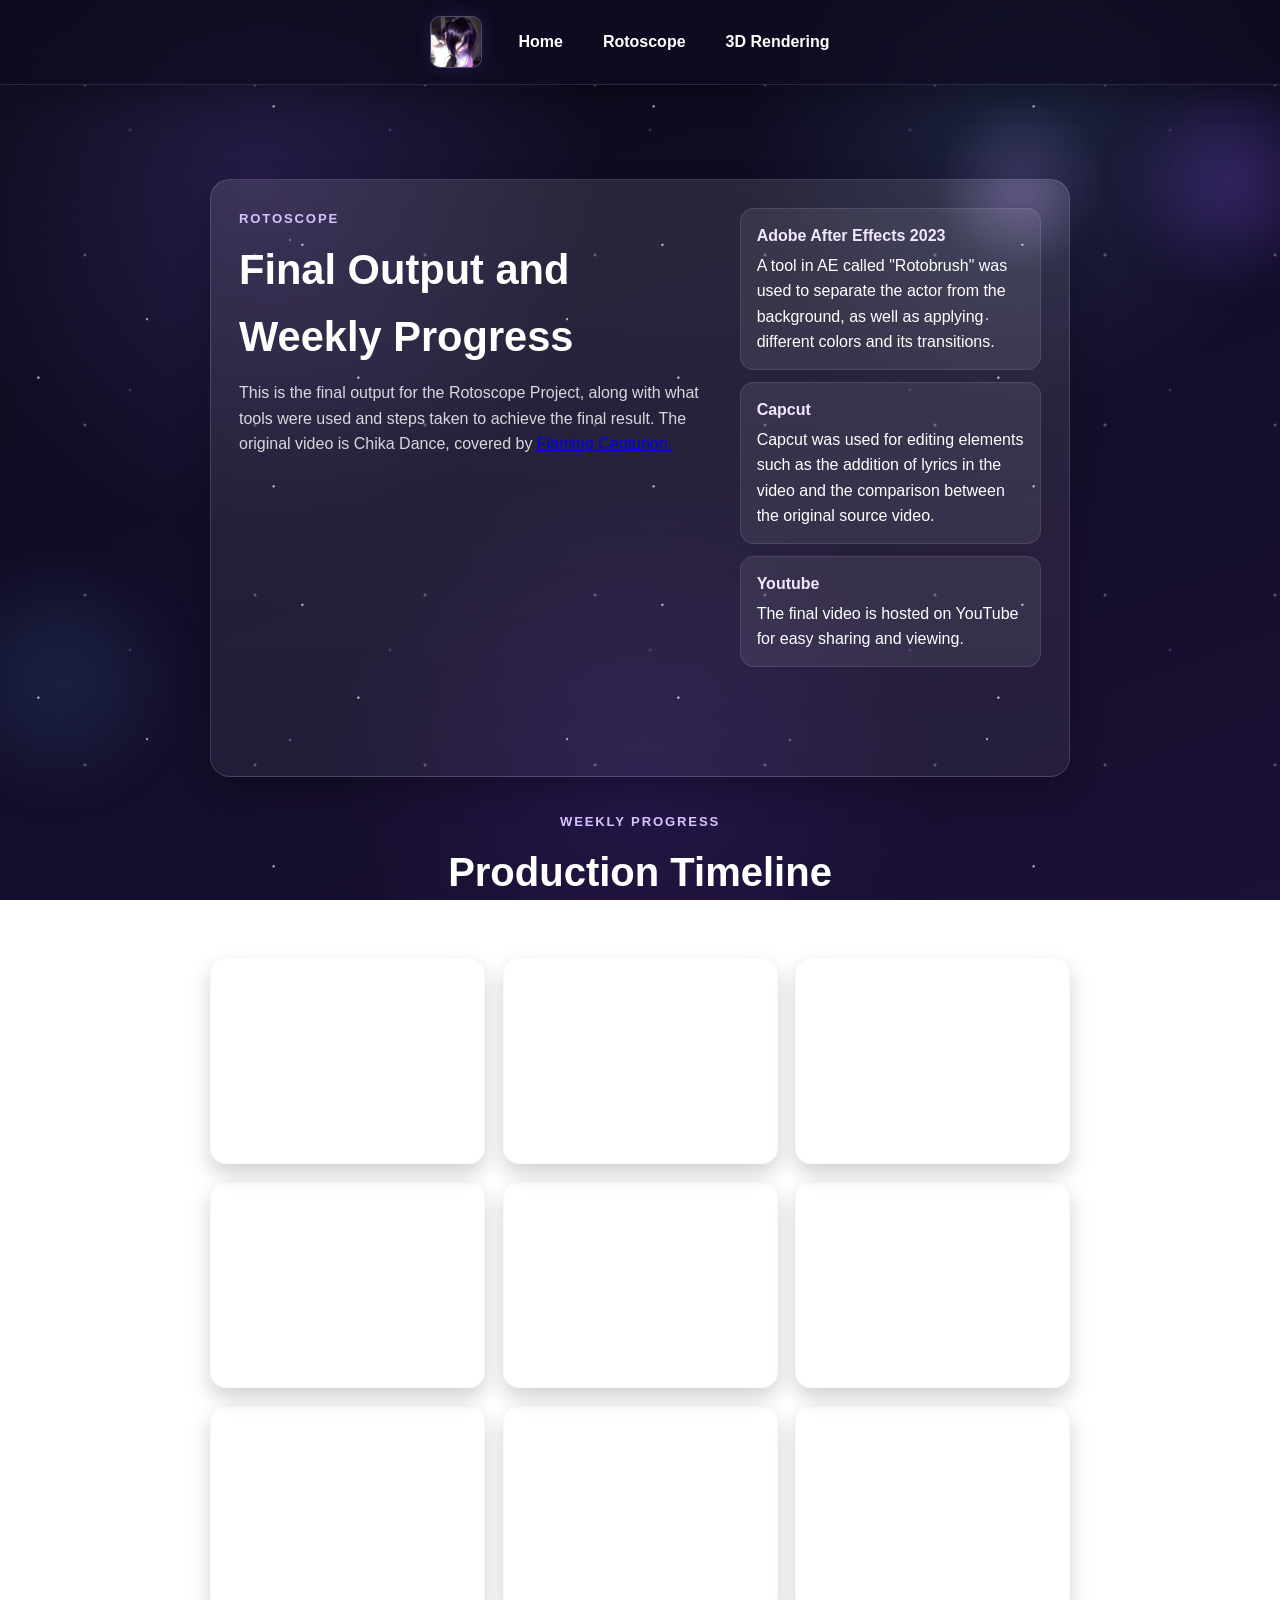
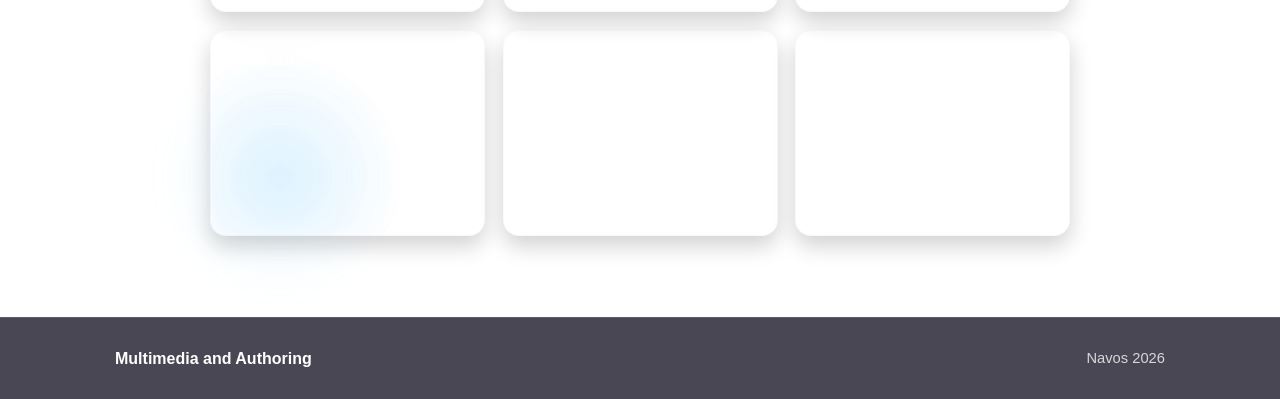
<file: rotoscope-progress.html>
<!DOCTYPE html>
<html lang="en">
<head>
    <meta charset="UTF-8">
    <title>Rotoscope Project</title>
    <link rel="stylesheet" href="style.css">
    <link rel="icon" type="image/jpg" href="Planet GIFs/favicon.jpg">
</head>
<body>
    <div class="space-layers"></div>
    <div class="shooting-star"></div>
    <div class="shooting-star star-2"></div>
    <div class="shooting-star star-3"></div>
    <nav class="navbar">
        <div class="nav-shell">
            <a class="site-logo-link" href="index.html" aria-label="Site logo">
                <img src="Planet GIFs/favicon.jpg" alt="Site logo placeholder">
            </a>
            <ul class="nav-links">
                <li><a href="index.html">Home</a></li>
                <li><a href="rotoscope-progress.html">Rotoscope</a></li>
                <li><a href="rendering-progress.html">3D Rendering</a></li>
            </ul>
        </div>
    </nav>

    <main class="content-container">
        <section class="feature-panel project-section">
            <div class="feature-grid">
                <div>
                    <p class="section-label">Rotoscope</p>
                    <h1 class="section-title">Final Output and Weekly Progress</h1>
                    <p class="section-copy">
                        This is the final output for the Rotoscope Project, along with what tools were used and steps taken to achieve the final result. The original video is Chika Dance, covered by <a href="https://www.youtube.com/watch?v=UNDD9x1uUXQ&t">Flaming Centurion.</a>
                    </p>

                    <div class="main-video-wrap">
                        <div class="video-container">
                            <iframe src="https://www.youtube.com/embed/75wPstbizTQ" title="Rotoscope Final Video" frameborder="0" allow="accelerometer; autoplay; clipboard-write; encrypted-media; gyroscope; picture-in-picture; web-share" allowfullscreen></iframe>
                        </div>
                    </div>
                </div>

                <aside class="detail-list" aria-label="Project details">
                    <div class="detail-item">
                        <strong>Adobe After Effects 2023</strong>
                        <span>A tool in AE called "Rotobrush" was used to separate the actor from the background, as well as applying different colors and its transitions.</span>
                    </div>
                    <div class="detail-item">
                        <strong>Capcut</strong>
                        <span>Capcut was used for editing elements such as the addition of lyrics in the video and the comparison between the original source video.</span>
                    </div>
                    <div class="detail-item">
                        <strong>Youtube</strong>
                        <span>The final video is hosted on YouTube for easy sharing and viewing.</span>
                    </div>
                </aside>
            </div>
        </section>

        <section class="progress-section">
            <div class="section-heading">
                <p class="section-label">Weekly Progress</p>
                <h2>Production Timeline</h2>
                <p>Each weekly rotoscope progress are listed below, including the original video source of the Rotoscope project.</p>
            </div>

            <div class="week-grid">
                <article class="week-card">
                    <h3>Week 1</h3>
                    <div class="video-container">
                        <iframe src="https://www.youtube.com/embed/UNDD9x1uUXQ" title="Week 1 rotoscope progress" frameborder="0" allow="accelerometer; autoplay; clipboard-write; encrypted-media; gyroscope; picture-in-picture; web-share" allowfullscreen></iframe>
                    </div>
                </article>

                <article class="week-card">
                    <h3>Week 2</h3>
                    <div class="video-container">
                        <iframe src="https://www.youtube.com/embed/8SvpAt0uysw" title="Week 2 rotoscope progress" frameborder="0" allow="accelerometer; autoplay; clipboard-write; encrypted-media; gyroscope; picture-in-picture; web-share" allowfullscreen></iframe>
                    </div>
                </article>

                <article class="week-card">
                    <h3>Week 3</h3>
                    <div class="video-container">
                        <iframe src="https://www.youtube.com/embed/PitP5X_BW_w" title="Week 3 rotoscope progress" frameborder="0" allow="accelerometer; autoplay; clipboard-write; encrypted-media; gyroscope; picture-in-picture; web-share" allowfullscreen></iframe>
                    </div>
                </article>

                <article class="week-card">
                    <h3>Week 4</h3>
                    <div class="video-container">
                        <iframe src="https://www.youtube.com/embed/nUw-WUWWKbQ" title="Week 4 rotoscope progress" frameborder="0" allow="accelerometer; autoplay; clipboard-write; encrypted-media; gyroscope; picture-in-picture; web-share" allowfullscreen></iframe>
                    </div>
                </article>

                <article class="week-card">
                    <h3>Week 5</h3>
                    <div class="video-container">
                        <iframe src="https://www.youtube.com/embed/4D6VtwbRN_8" title="Week 5 rotoscope progress" frameborder="0" allow="accelerometer; autoplay; clipboard-write; encrypted-media; gyroscope; picture-in-picture; web-share" allowfullscreen></iframe>
                    </div>
                </article>

                <article class="week-card">
                    <h3>Week 6</h3>
                    <div class="video-container">
                        <iframe src="https://www.youtube.com/embed/SwUEOaonUqE" title="Week 6 rotoscope progress" frameborder="0" allow="accelerometer; autoplay; clipboard-write; encrypted-media; gyroscope; picture-in-picture; web-share" allowfullscreen></iframe>
                    </div>
                </article>

                <article class="week-card">
                    <h3>Week 7</h3>
                    <div class="video-container">
                        <iframe src="https://www.youtube.com/embed/cKmvSz7drH8" title="Week 7 rotoscope progress" frameborder="0" allow="accelerometer; autoplay; clipboard-write; encrypted-media; gyroscope; picture-in-picture; web-share" allowfullscreen></iframe>
                    </div>
                </article>

                <article class="week-card">
                    <h3>Week 8</h3>
                    <div class="video-container">
                        <iframe src="https://www.youtube.com/embed/yDVepJWxuts" title="Week 8 rotoscope progress" frameborder="0" allow="accelerometer; autoplay; clipboard-write; encrypted-media; gyroscope; picture-in-picture; web-share" allowfullscreen></iframe>
                    </div>
                </article>

                <article class="week-card">
                    <h3>Week 9</h3>
                    <div class="video-container">
                        <iframe src="https://www.youtube.com/embed/A8Wx9PsySWU" title="Week 9 rotoscope progress" frameborder="0" allow="accelerometer; autoplay; clipboard-write; encrypted-media; gyroscope; picture-in-picture; web-share" allowfullscreen></iframe>
                    </div>
                </article>

                <article class="week-card">
                    <h3>Week 10</h3>
                    <div class="video-container">
                        <iframe src="https://www.youtube.com/embed/oMis-BWcnKU" title="Week 10 rotoscope progress" frameborder="0" allow="accelerometer; autoplay; clipboard-write; encrypted-media; gyroscope; picture-in-picture; web-share" allowfullscreen></iframe>
                    </div>
                </article>

                <article class="week-card">
                    <h3>Week 11</h3>
                    <div class="video-container">
                        <iframe src="https://www.youtube.com/embed/afocLSMPDPU" title="Week 11 rotoscope progress" frameborder="0" allow="accelerometer; autoplay; clipboard-write; encrypted-media; gyroscope; picture-in-picture; web-share" allowfullscreen></iframe>
                    </div>
                </article>

                <article class="week-card">
                    <h3>Week 12</h3>
                    <div class="video-container">
                        <iframe src="https://www.youtube.com/embed/u5nZUW256Xk" title="Week 12 rotoscope progress" frameborder="0" allow="accelerometer; autoplay; clipboard-write; encrypted-media; gyroscope; picture-in-picture; web-share" allowfullscreen></iframe>
                    </div>
                </article>
            </div>
        </section>
    </main>

    <footer class="site-footer">
        <div class="footer-inner">
            <p class="footer-title">Multimedia and Authoring</p>
            <p class="footer-text">Navos 2026</p>
        </div>
    </footer>
</body>
</html>
</file>
<file: style.css>
/* General Reset */
* {
    margin: 0;
    padding: 0;
    box-sizing: border-box;
    font-family: 'Segoe UI', Tahoma, Geneva, Verdana, sans-serif;
}

html {
    scroll-behavior: smooth;
}

body {
    background:
        radial-gradient(circle at 20% 20%, rgba(146, 104, 255, 0.18), transparent 28%),
        radial-gradient(circle at 80% 15%, rgba(120, 200, 255, 0.12), transparent 22%),
        radial-gradient(circle at 50% 85%, rgba(94, 55, 180, 0.18), transparent 30%),
        linear-gradient(160deg, #090914 0%, #120d28 45%, #1b1035 100%);
    background-attachment: fixed;
    min-height: 100vh;
    color: white;
    line-height: 1.6;
    overflow-x: hidden;
    position: relative;
}

body::before,
body::after {
    content: "";
    position: fixed;
    inset: 0;
    pointer-events: none;
    z-index: 0;
}

body::before {
    background-image:
        radial-gradient(circle at 12% 18%, rgba(255, 255, 255, 0.95) 0 1px, transparent 1.5px),
        radial-gradient(circle at 72% 28%, rgba(255, 255, 255, 0.9) 0 1px, transparent 1.5px),
        radial-gradient(circle at 35% 76%, rgba(255, 255, 255, 0.88) 0 1px, transparent 1.5px),
        radial-gradient(circle at 84% 68%, rgba(255, 255, 255, 0.9) 0 1px, transparent 1.5px),
        radial-gradient(circle at 58% 48%, rgba(201, 173, 255, 0.7) 0 1px, transparent 1.5px);
    background-size: 320px 320px, 380px 380px, 420px 420px, 360px 360px, 500px 500px;
    animation: starDrift 60s linear infinite;
    opacity: 0.65;
}

body::after {
    background:
        radial-gradient(circle, rgba(255, 255, 255, 0.55) 0 1px, transparent 2px),
        radial-gradient(circle, rgba(156, 124, 255, 0.45) 0 1px, transparent 2px);
    background-size: 170px 170px, 260px 260px;
    animation: starTwinkle 4.5s ease-in-out infinite alternate;
    opacity: 0.5;
}

.space-layers {
    position: fixed;
    inset: 0;
    pointer-events: none;
    z-index: 0;
}

.space-layers::before,
.space-layers::after {
    content: "";
    position: absolute;
    inset: auto;
    border-radius: 50%;
    filter: blur(22px);
    opacity: 0.55;
}

.space-layers::before {
    top: 8%;
    right: -60px;
    width: 220px;
    height: 220px;
    background: radial-gradient(circle, rgba(142, 92, 255, 0.5), transparent 70%);
    animation: nebulaFloat 18s ease-in-out infinite alternate;
}

.space-layers::after {
    bottom: 10%;
    left: -70px;
    width: 260px;
    height: 260px;
    background: radial-gradient(circle, rgba(88, 185, 255, 0.24), transparent 72%);
    animation: nebulaFloat 24s ease-in-out infinite alternate-reverse;
}

.shooting-star {
    position: fixed;
    top: 12%;
    left: -20%;
    width: 180px;
    height: 2px;
    pointer-events: none;
    z-index: 0;
    background: linear-gradient(90deg, transparent, rgba(255,255,255,0.9), rgba(198,171,255,0.6), transparent);
    filter: blur(0.2px);
    animation: shootingStar 11s linear infinite;
    opacity: 0;
}

.shooting-star::before {
    content: "";
    position: absolute;
    right: 0;
    top: -3px;
    width: 14px;
    height: 8px;
    border-radius: 50%;
    background: radial-gradient(circle, rgba(255,255,255,0.95), rgba(255,255,255,0));
    box-shadow: 0 0 16px rgba(255,255,255,0.55);
}

.shooting-star.star-2 {
    top: 28%;
    animation-delay: 4s;
}

.shooting-star.star-3 {
    top: 68%;
    animation-delay: 7s;
}

/* Navigation */
.navbar {
    background-color: rgba(14, 12, 32, 0.72);
    backdrop-filter: blur(14px);
    padding: 1rem;
    position: sticky;
    top: 0;
    z-index: 1000;
    border-bottom: 1px solid rgba(198, 171, 255, 0.16);
    box-shadow: 0 8px 30px rgba(0, 0, 0, 0.28);
}

.nav-shell {
    display: flex;
    align-items: center;
    justify-content: center;
    gap: 16px;
    max-width: 1100px;
    margin: 0 auto;
}

.site-logo-link {
    width: 52px;
    height: 52px;
    flex: 0 0 52px;
    border-radius: 10px;
    overflow: hidden;
    border: 1px solid rgba(216, 194, 255, 0.28);
    background: rgba(255, 255, 255, 0.08);
    box-shadow: 0 0 18px rgba(126, 92, 255, 0.16);
    transition: transform 0.25s ease, box-shadow 0.25s ease;
}

.site-logo-link:hover {
    transform: translateY(-2px) scale(1.04);
    box-shadow: 0 0 24px rgba(126, 92, 255, 0.28);
}

.site-logo-link img {
    width: 100%;
    height: 100%;
    display: block;
    object-fit: cover;
}

.nav-links {
    display: flex;
    list-style: none;
    justify-content: center;
    flex-wrap: wrap;
    gap: 8px 0;
}

.nav-links > li {
    position: relative;
    padding: 0 20px;
}

.nav-links a {
    text-decoration: none;
    color: white;
    font-weight: bold;
    transition: transform 0.25s ease, color 0.25s ease, opacity 0.25s ease;
    display: inline-block;
}

.nav-links a:hover {
    color: #d8c2ff;
    transform: translateY(-2px);
}

/* Layout Containers */
.content-container {
    max-width: 900px;
    margin: 40px auto;
    padding: 20px;
    position: relative;
    z-index: 1;
    animation: pageRise 0.8s ease both;
}

.content-container::before,
.home-content::before {
    content: "";
    position: absolute;
    inset: -30px -20px auto auto;
    width: 180px;
    height: 180px;
    border-radius: 50%;
    background: radial-gradient(circle, rgba(196, 164, 255, 0.18), transparent 68%);
    filter: blur(8px);
    pointer-events: none;
    z-index: 0;
    animation: nebulaFloat 20s ease-in-out infinite alternate;
}

.content-container::after,
.home-content::after {
    content: "";
    position: absolute;
    inset: auto auto -40px -30px;
    width: 240px;
    height: 240px;
    border-radius: 50%;
    background: radial-gradient(circle, rgba(90, 190, 255, 0.12), transparent 72%);
    filter: blur(12px);
    pointer-events: none;
    z-index: 0;
    animation: nebulaFloat 24s ease-in-out infinite alternate-reverse;
}

.content-container > *,
.home-content > * {
    position: relative;
    z-index: 1;
}

/* Home Page Hero */
.hero-section {
    min-height: 52vh;
    display: flex;
    flex-direction: column;
    justify-content: center;
    align-items: center;
    text-align: center;
    padding: 70px 20px 45px;
    position: relative;
    z-index: 1;
    animation: pageRise 0.85s ease both;
}

.hero-section::after {
    content: "";
    position: absolute;
    inset: auto 0 -26px;
    height: 2px;
    background: linear-gradient(90deg, transparent, rgba(216, 194, 255, 0.45), rgba(120, 200, 255, 0.32), transparent);
    opacity: 0.8;
}

.hero-section h1 {
    font-size: clamp(2.5rem, 7vw, 5.5rem);
    line-height: 1;
    margin-bottom: 20px;
    animation: floatIn 0.9s ease both;
}

.eyebrow {
    color: #b8d9ea;
    font-size: 0.85rem;
    font-weight: 700;
    letter-spacing: 0.08em;
    margin-bottom: 18px;
    text-transform: uppercase;
}

.hero-copy {
    max-width: 760px;
    color: rgba(255, 255, 255, 0.88);
    font-size: 1.18rem;
    animation: floatIn 1s ease 0.1s both;
}

.home-content {
    max-width: 1050px;
    margin: 0 auto 60px;
    padding: 0 20px;
}

.intro-panel {
    max-width: 850px;
    margin: 0 auto 34px;
    text-align: center;
    animation: floatIn 1s ease 0.15s both;
}

.intro-panel h2 {
    margin-bottom: 14px;
    font-size: 2rem;
}

.intro-panel p {
    color: rgba(255, 255, 255, 0.86);
    margin-bottom: 14px;
}

.project-grid {
    display: grid;
    grid-template-columns: repeat(2, minmax(0, 1fr));
    gap: 22px;
    animation: pageRise 0.9s ease both;
}

.project-card {
    background: linear-gradient(180deg, rgba(255, 255, 255, 0.11), rgba(255, 255, 255, 0.07));
    border: 1px solid rgba(216, 194, 255, 0.18);
    border-radius: 8px;
    padding: 26px;
    backdrop-filter: blur(12px);
    box-shadow: 0 12px 28px rgba(0, 0, 0, 0.2);
    transition: transform 0.25s ease, box-shadow 0.25s ease;
}

.project-card:hover,
.update-card:hover,
.final-display:hover,
.feature-panel:hover {
    transform: translateY(-4px);
    box-shadow: 0 18px 34px rgba(0, 0, 0, 0.28);
}

.project-card h3 {
    font-size: 1.45rem;
    margin-bottom: 10px;
}

.project-card p {
    color: rgba(255, 255, 255, 0.84);
    margin-bottom: 22px;
}

.card-actions {
    display: flex;
    flex-wrap: wrap;
    gap: 10px;
}

.card-actions a {
    border: 1px solid rgba(216, 194, 255, 0.34);
    border-radius: 999px;
    color: white;
    font-size: 0.9rem;
    font-weight: 700;
    padding: 9px 12px;
    text-decoration: none;
    transition: transform 0.25s ease, background 0.25s ease, box-shadow 0.25s ease;
    animation: popIn 0.65s ease both;
}

.card-actions a:hover {
    background: rgba(216, 194, 255, 0.16);
    color: #f4ebff;
    transform: translateY(-2px) scale(1.03);
    box-shadow: 0 10px 22px rgba(121, 82, 255, 0.18);
}

/* Progress Cards */
.update-card {
    background: linear-gradient(180deg, rgba(255, 255, 255, 0.1), rgba(255, 255, 255, 0.06));
    border: 1px solid rgba(216, 194, 255, 0.16);
    border-radius: 12px;
    padding: 25px;
    margin-bottom: 40px;
    backdrop-filter: blur(10px);
    box-shadow: 0 12px 26px rgba(0, 0, 0, 0.2);
}

.update-header {
    display: flex;
    justify-content: space-between;
    align-items: baseline;
    margin-bottom: 15px;
    border-bottom: 1px solid rgba(255, 255, 255, 0.1);
    padding-bottom: 10px;
}

.date { font-size: 0.85rem; color: #a2c2e1; }

.feature-panel {
    background: linear-gradient(180deg, rgba(255, 255, 255, 0.11), rgba(255, 255, 255, 0.06));
    border: 1px solid rgba(216, 194, 255, 0.18);
    border-radius: 20px;
    padding: 28px;
    backdrop-filter: blur(12px);
    box-shadow: 0 14px 32px rgba(0, 0, 0, 0.24);
    animation: pageRise 0.9s ease both;
}

.feature-grid {
    display: grid;
    grid-template-columns: minmax(0, 1.35fr) minmax(280px, 0.85fr);
    gap: 22px;
    align-items: start;
}

.project-section,
.progress-section {
    margin-top: 34px;
}

.section-label {
    color: #d8c2ff;
    font-size: 0.82rem;
    font-weight: 800;
    letter-spacing: 0.14em;
    margin-bottom: 8px;
    text-transform: uppercase;
}

.section-title {
    font-size: clamp(1.8rem, 3.5vw, 2.6rem);
    margin-bottom: 10px;
}

.section-copy {
    color: rgba(255, 255, 255, 0.82);
}

.main-video-wrap {
    margin-top: 22px;
}

.main-video-wrap .video-container {
    margin: 0;
}

.detail-list {
    display: grid;
    gap: 12px;
}

.detail-item {
    padding: 14px 16px;
    border-radius: 14px;
    background: rgba(255, 255, 255, 0.08);
    border: 1px solid rgba(216, 194, 255, 0.12);
}

.detail-item strong {
    display: block;
    margin-bottom: 4px;
    color: #f1e7ff;
}

.week-grid {
    display: grid;
    grid-template-columns: repeat(3, minmax(0, 1fr));
    gap: 18px;
}

.week-card {
    background: rgba(255, 255, 255, 0.08);
    border: 1px solid rgba(216, 194, 255, 0.14);
    border-radius: 16px;
    padding: 16px;
    backdrop-filter: blur(10px);
    box-shadow: 0 10px 22px rgba(0, 0, 0, 0.18);
    transition: transform 0.25s ease, border-color 0.25s ease;
    animation: cardPop 0.7s ease both;
}

.week-card:nth-child(2n) {
    animation-delay: 0.08s;
}

.week-card:nth-child(3n) {
    animation-delay: 0.16s;
}

.week-card:hover {
    transform: translateY(-4px) scale(1.01);
    border-color: rgba(216, 194, 255, 0.3);
}

.week-card h3 {
    margin-bottom: 10px;
    font-size: 1.05rem;
}

.week-card .video-container {
    margin: 0;
}

.page-spacer {
    height: 18px;
}

.planet-calculator-panel {
    display: grid;
    gap: 20px;
}

.calculator-output {
    display: grid;
    gap: 14px;
}

.planet-row {
    display: flex;
    flex-direction: column;
    align-items: stretch;
    gap: 16px;
    padding: 22px 18px 20px;
    animation: cardPop 0.72s ease both;
}

.planet-row:nth-child(2n) {
    animation-delay: 0.08s;
}

.planet-row:nth-child(3n) {
    animation-delay: 0.16s;
}

.planet-row:nth-child(4n) {
    animation-delay: 0.24s;
}

.planet-row-media {
    width: min(100%, 100%);
    height: clamp(240px, 34vw, 360px);
    margin: 0 auto;
    border-radius: 26px;
    overflow: hidden;
    background: rgba(255, 255, 255, 0.05);
    border: 1px solid rgba(216, 194, 255, 0.14);
    box-shadow: inset 0 0 22px rgba(0, 0, 0, 0.2);
    display: flex;
    align-items: center;
    justify-content: center;
    padding: 14px;
}

.planet-row-media img {
    width: 100%;
    height: 100%;
    object-fit: contain;
    display: block;
}

.planet-row > div:last-child {
    display: flex;
    flex-direction: column;
    min-height: 0;
    flex: 1;
}

.planet-row > div:last-child h3 {
    margin-top: 0;
}

.planet-row > div:last-child p {
    margin-bottom: 0;
}

.planet-row h3 {
    font-size: 1.35rem;
    margin-bottom: 6px;
}

.planet-facts {
    display: grid;
    grid-template-columns: repeat(4, minmax(0, 1fr));
    gap: 10px;
    margin: 12px 0;
    margin-top: auto;
}

.planet-fact {
    padding: 10px 12px;
    border-radius: 12px;
    background: rgba(255, 255, 255, 0.08);
    border: 1px solid rgba(216, 194, 255, 0.12);
}

.planet-fact span {
    display: block;
    color: rgba(255, 255, 255, 0.72);
    font-size: 0.8rem;
    margin-bottom: 4px;
    text-transform: uppercase;
    letter-spacing: 0.08em;
}

.planet-fact strong {
    font-size: 0.95rem;
}

.planet-age-result {
    margin-top: 10px;
    color: #f2eaff;
    font-weight: 700;
}

/* Final Output Styles */
.final-display {
    background: rgba(0, 0, 0, 0.2);
    padding: 40px;
    border-radius: 20px;
    text-align: center;
    backdrop-filter: blur(10px);
}

.section-kicker {
    color: #b8d9ea;
    font-size: 0.8rem;
    font-weight: 700;
    letter-spacing: 0.12em;
    margin-bottom: 10px;
    text-transform: uppercase;
}

.final-intro {
    margin-top: 20px;
    color: rgba(255, 255, 255, 0.82);
}

.planet-calculator-section,
.planet-showcase-section,
.age-summary-section,
.solar-stats-section {
    margin-top: 34px;
}

.section-heading {
    margin-bottom: 20px;
    text-align: center;
}

.section-heading h2 {
    font-size: clamp(1.8rem, 3.5vw, 2.5rem);
    margin-bottom: 8px;
}

.section-heading p:last-child {
    color: rgba(255, 255, 255, 0.82);
}

.age-calculator-panel,
.summary-card,
.planet-card,
.stat-tile {
    background: rgba(255, 255, 255, 0.1);
    border: 1px solid rgba(255, 255, 255, 0.16);
    border-radius: 18px;
    backdrop-filter: blur(10px);
}

.age-calculator-panel {
    padding: 24px;
}

.calculator-controls {
    display: flex;
    align-items: center;
    justify-content: center;
    gap: 14px;
    flex-wrap: wrap;
}

.calculator-controls input {
    width: min(320px, 100%);
    padding: 14px 16px;
    border-radius: 999px;
    border: 1px solid rgba(255, 255, 255, 0.28);
    background: rgba(255, 255, 255, 0.12);
    color: white;
    font-size: 1rem;
    text-align: center;
}

.calculator-controls input::placeholder {
    color: rgba(255, 255, 255, 0.55);
}

.primary-button {
    border: 0;
    border-radius: 999px;
    background: linear-gradient(135deg, #7e5cff 0%, #3a7bff 100%);
    color: white;
    cursor: pointer;
    font-size: 0.98rem;
    font-weight: 700;
    padding: 14px 24px;
    transition: transform 0.2s ease, box-shadow 0.2s ease;
    animation: popIn 0.7s ease both;
}

.primary-button:hover {
    box-shadow: 0 14px 30px rgba(108, 94, 255, 0.34);
    transform: translateY(-2px) scale(1.02);
}

.calculator-note {
    color: rgba(255, 255, 255, 0.72);
    margin-top: 14px;
    text-align: center;
}

.planet-grid,
.summary-grid,
.stats-grid {
    display: grid;
    gap: 18px;
}

.planet-grid {
    grid-template-columns: repeat(3, minmax(0, 1fr));
}

.summary-grid {
    grid-template-columns: repeat(3, minmax(0, 1fr));
}

.stats-grid {
    grid-template-columns: repeat(4, minmax(0, 1fr));
}

.planet-card {
    overflow: hidden;
    padding: 24px 20px;
    position: relative;
    text-align: center;
}

.planet-card h3 {
    font-size: 1.4rem;
    margin-bottom: 8px;
}

.planet-card p {
    color: rgba(255, 255, 255, 0.8);
    font-size: 0.95rem;
}

.planet-visual {
    width: 96px;
    height: 96px;
    border-radius: 50%;
    margin: 0 auto 18px;
    position: relative;
    box-shadow: inset -14px -14px 20px rgba(0, 0, 0, 0.28), 0 0 30px rgba(255, 255, 255, 0.08);
}

.planet-with-ring::before {
    content: "";
    position: absolute;
    top: 50%;
    left: 50%;
    width: 140px;
    height: 28px;
    border: 4px solid rgba(214, 196, 138, 0.65);
    border-radius: 50%;
    transform: translate(-50%, -50%) rotate(-16deg);
}

.planet-age-readout {
    margin-top: 18px;
    padding-top: 16px;
    border-top: 1px solid rgba(255, 255, 255, 0.12);
}

.planet-age-readout span {
    display: block;
    color: #b8d9ea;
    font-size: 0.84rem;
    margin-bottom: 6px;
    text-transform: uppercase;
}

.planet-age-readout strong {
    display: block;
    font-size: 1.2rem;
}

.summary-card {
    padding: 20px 16px;
    text-align: center;
    animation: cardPop 0.65s ease both;
}

.summary-card:nth-child(2n) {
    animation-delay: 0.05s;
}

.summary-card:nth-child(3n) {
    animation-delay: 0.1s;
}

.summary-card h3 {
    margin-bottom: 8px;
}

.summary-card p {
    color: #d9efff;
    font-size: 1.05rem;
    font-weight: 700;
}

.stat-tile {
    padding: 24px 16px;
    text-align: center;
}

.stat-tile strong {
    display: block;
    font-size: 2rem;
    margin-bottom: 4px;
}

.stat-tile span {
    color: rgba(255, 255, 255, 0.76);
}

.planet-mercury .planet-visual {
    background: radial-gradient(circle at 30% 30%, #d8d1c8 0%, #a49b92 45%, #6a635e 100%);
}

.planet-venus .planet-visual {
    background: radial-gradient(circle at 35% 30%, #f7ddb1 0%, #d5a962 45%, #8b5c26 100%);
}

.planet-earth .planet-visual {
    background: radial-gradient(circle at 30% 30%, #78d7ff 0%, #287be7 48%, #0b3f81 100%);
}

.planet-earth .planet-visual::after {
    content: "";
    position: absolute;
    inset: 18px 26px 28px 16px;
    background: rgba(72, 196, 123, 0.85);
    border-radius: 45% 55% 40% 60%;
    filter: blur(2px);
}

.planet-mars .planet-visual {
    background: radial-gradient(circle at 35% 30%, #efb08d 0%, #be5a33 50%, #6f2915 100%);
}

.planet-jupiter .planet-visual {
    background: linear-gradient(180deg, #f2d7a5 0%, #d3aa75 22%, #ae7547 40%, #e4c08f 58%, #9a643d 76%, #ddb98a 100%);
}

.planet-saturn .planet-visual {
    background: radial-gradient(circle at 35% 30%, #f6e2ae 0%, #cfb06e 50%, #8d7243 100%);
}

.planet-uranus .planet-visual {
    background: radial-gradient(circle at 35% 30%, #baf7ff 0%, #7fd9e9 50%, #4691af 100%);
}

.planet-neptune .planet-visual {
    background: radial-gradient(circle at 35% 30%, #87b8ff 0%, #3059d7 52%, #12256e 100%);
}

.planet-pluto .planet-visual {
    background: radial-gradient(circle at 35% 30%, #f2e0d4 0%, #bc9c8d 48%, #69534f 100%);
}

.sr-only {
    width: 1px;
    height: 1px;
    padding: 0;
    margin: -1px;
    overflow: hidden;
    position: absolute;
    clip: rect(0, 0, 0, 0);
    white-space: nowrap;
    border: 0;
}

/* Media Elements */
.video-container {
    position: relative;
    padding-bottom: 56.25%;
    height: 0;
    margin: 20px 0;
}

.video-container iframe {
    position: absolute;
    top: 0;
    left: 0;
    width: 100%;
    height: 100%;
    border-radius: 8px;
}

.media-img {
    width: 100%;
    border-radius: 8px;
    margin: 20px 0;
}

/* Footer */
.site-footer {
    margin-top: 60px;
    padding: 28px 20px;
    background: rgba(12, 10, 26, 0.75);
    border-top: 1px solid rgba(216, 194, 255, 0.14);
    backdrop-filter: blur(12px);
    position: relative;
    z-index: 1;
    animation: pageRise 0.9s ease both;
}

.footer-inner {
    display: flex;
    align-items: center;
    justify-content: space-between;
    gap: 24px;
    max-width: 1050px;
    margin: 0 auto;
}

.footer-title {
    color: white;
    font-weight: 700;
}

.footer-text {
    max-width: 620px;
    color: rgba(255, 255, 255, 0.78);
    font-size: 0.92rem;
    text-align: right;
}

@media (max-width: 700px) {
    .nav-shell {
        flex-direction: column;
        gap: 10px;
    }

    .nav-links > li {
        padding: 0 10px;
    }

    .project-grid {
        grid-template-columns: 1fr;
    }

    .feature-grid,
    .week-grid {
        grid-template-columns: 1fr;
    }

    .planet-row {
        gap: 16px;
    }

    .planet-row-media {
        width: 100%;
        max-width: none;
        height: 240px;
        margin: 0 auto;
    }

    .planet-facts {
        grid-template-columns: 1fr 1fr;
    }

    .update-header {
        align-items: flex-start;
        flex-direction: column;
        gap: 4px;
    }

    .final-display {
        padding: 26px 18px;
    }

    .calculator-controls {
        flex-direction: column;
    }

    .calculator-controls input,
    .primary-button {
        width: 100%;
    }

    .planet-grid,
    .summary-grid,
    .stats-grid {
        grid-template-columns: 1fr;
    }

    .footer-inner {
        align-items: flex-start;
        flex-direction: column;
        gap: 8px;
    }

    .footer-text {
        text-align: left;
    }
}

@keyframes floatIn {
    from {
        opacity: 0;
        transform: translateY(18px);
    }
    to {
        opacity: 1;
        transform: translateY(0);
    }
}

@keyframes popIn {
    0% {
        opacity: 0;
        transform: scale(0.88) translateY(10px);
    }
    100% {
        opacity: 1;
        transform: scale(1) translateY(0);
    }
}

@keyframes starDrift {
    from {
        transform: translate3d(0, 0, 0);
    }
    to {
        transform: translate3d(-40px, 24px, 0);
    }
}

@keyframes starTwinkle {
    from {
        opacity: 0.35;
    }
    to {
        opacity: 0.8;
    }
}

@keyframes pageRise {
    from {
        opacity: 0;
        transform: translateY(24px);
    }
    to {
        opacity: 1;
        transform: translateY(0);
    }
}

@keyframes cardPop {
    from {
        opacity: 0;
        transform: translateY(18px) scale(0.985);
    }
    to {
        opacity: 1;
        transform: translateY(0) scale(1);
    }
}

@keyframes nebulaFloat {
    from {
        transform: translate3d(0, 0, 0) scale(1);
    }
    to {
        transform: translate3d(0, 18px, 0) scale(1.08);
    }
}

@keyframes shootingStar {
    0% {
        transform: translate3d(0, 0, 0) rotate(12deg);
        opacity: 0;
    }
    10% {
        opacity: 1;
    }
    22% {
        opacity: 0;
    }
    100% {
        transform: translate3d(170vw, 32vh, 0) rotate(12deg);
        opacity: 0;
    }
}
</file>
